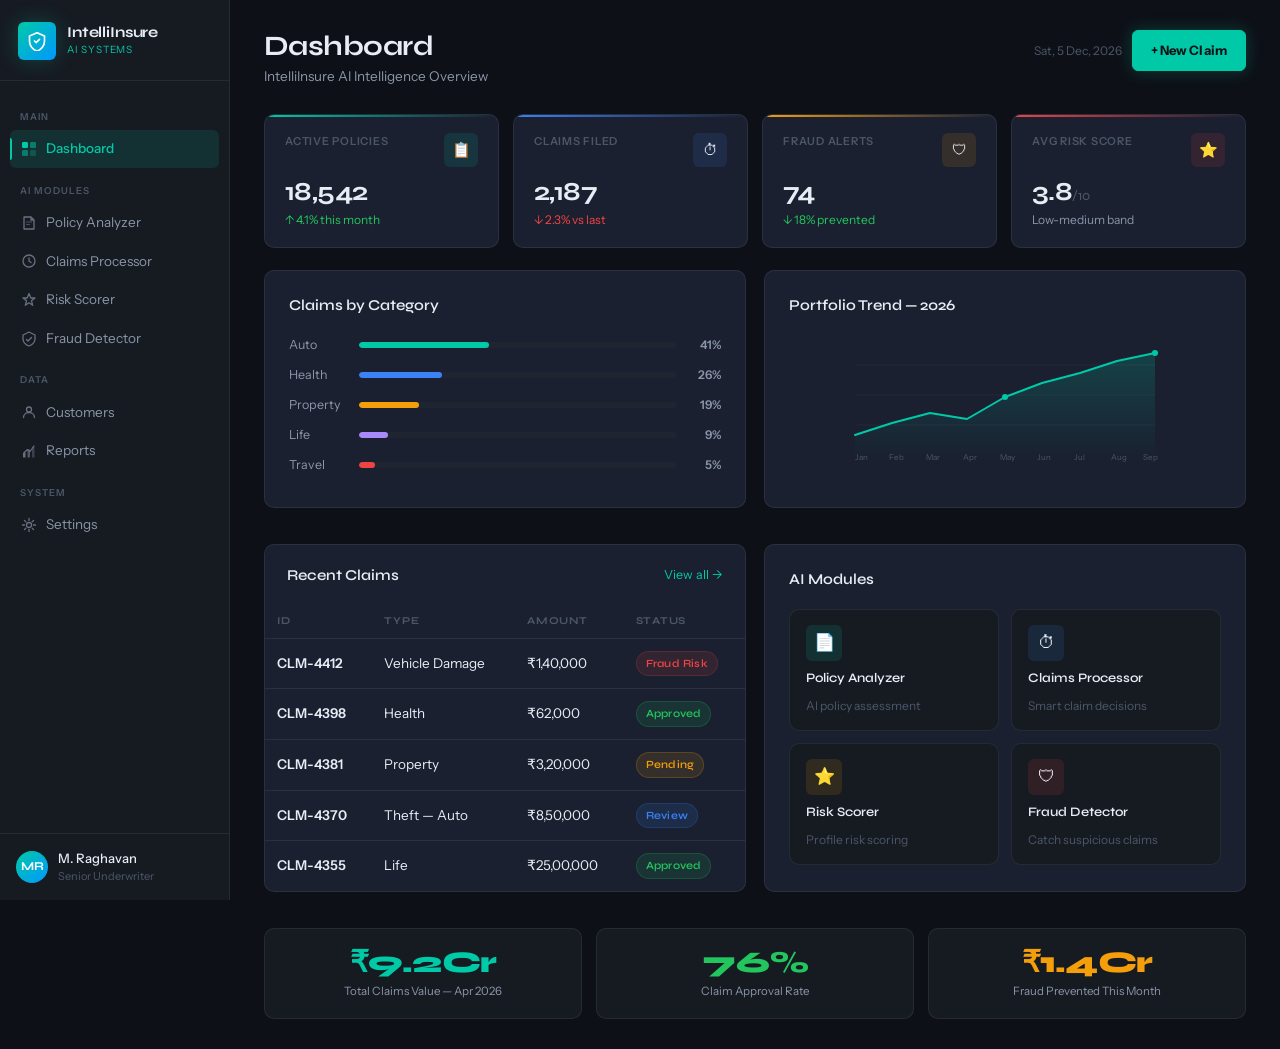
<file: intelliinsure/index.html>
<!DOCTYPE html>
<html lang="en">
<head>
  <meta charset="UTF-8"/>
  <meta name="viewport" content="width=device-width, initial-scale=1.0"/>
  <title>Dashboard — IntelliInsure Systems</title>
  <link rel="stylesheet" href="css/styles.css"/>
</head>
<body>
<div class="shell">
  <script src="js/sidebar.js"></script>
  <script>buildSidebar('');</script>

  <main class="main">
    <div class="ph">
      <div>
        <h1 class="ph-title">Dashboard</h1>
        <p class="ph-sub">IntelliInsure AI Intelligence Overview</p>
      </div>
      <div class="ph-actions">
        <span style="font-size:12px;color:var(--text-muted);" id="today"></span>
        <a href="pages/claims.html" class="btn btn-teal">+ New Claim</a>
      </div>
    </div>

    <!-- Metrics -->
    <div class="metrics-row">
      <div class="mc teal">
        <div class="mc-top">
          <span class="mc-label">Active Policies</span>
          <div class="mc-icon">📋</div>
        </div>
        <div class="mc-val">18,542</div>
        <div class="mc-delta up">↑ 4.1% this month</div>
      </div>
      <div class="mc blue">
        <div class="mc-top">
          <span class="mc-label">Claims Filed</span>
          <div class="mc-icon">⏱</div>
        </div>
        <div class="mc-val">2,187</div>
        <div class="mc-delta dn">↓ 2.3% vs last</div>
      </div>
      <div class="mc amber">
        <div class="mc-top">
          <span class="mc-label">Fraud Alerts</span>
          <div class="mc-icon">🛡</div>
        </div>
        <div class="mc-val">74</div>
        <div class="mc-delta up">↓ 18% prevented</div>
      </div>
      <div class="mc red">
        <div class="mc-top">
          <span class="mc-label">Avg Risk Score</span>
          <div class="mc-icon">⭐</div>
        </div>
        <div class="mc-val">3.8<span style="font-size:14px;font-weight:400;color:var(--text-muted)">/10</span></div>
        <div class="mc-delta neutral">Low-medium band</div>
      </div>
    </div>

    <!-- Charts Row -->
    <div class="col2">
      <div class="card">
        <div class="card-hd"><span class="card-title">Claims by Category</span></div>
        <div class="bar-row"><span class="bar-lbl">Auto</span><div class="bar-track"><div class="bar-fill" data-w="41%" style="background:var(--teal);"></div></div><span class="bar-pct">41%</span></div>
        <div class="bar-row"><span class="bar-lbl">Health</span><div class="bar-track"><div class="bar-fill" data-w="26%" style="background:var(--blue);"></div></div><span class="bar-pct">26%</span></div>
        <div class="bar-row"><span class="bar-lbl">Property</span><div class="bar-track"><div class="bar-fill" data-w="19%" style="background:var(--amber);"></div></div><span class="bar-pct">19%</span></div>
        <div class="bar-row"><span class="bar-lbl">Life</span><div class="bar-track"><div class="bar-fill" data-w="9%" style="background:var(--purple);"></div></div><span class="bar-pct">9%</span></div>
        <div class="bar-row"><span class="bar-lbl">Travel</span><div class="bar-track"><div class="bar-fill" data-w="5%" style="background:var(--red);"></div></div><span class="bar-pct">5%</span></div>
      </div>
      <div class="card">
        <div class="card-hd"><span class="card-title">Portfolio Trend — 2026</span></div>
        <div class="trend-wrap">
          <svg viewBox="0 0 300 130" xmlns="http://www.w3.org/2000/svg" style="width:100%;height:130px;display:block;">
            <defs>
              <linearGradient id="tg" x1="0" y1="0" x2="0" y2="1">
                <stop offset="0%" stop-color="#00c9a7" stop-opacity="0.2"/>
                <stop offset="100%" stop-color="#00c9a7" stop-opacity="0"/>
              </linearGradient>
            </defs>
            <!-- Grid lines -->
            <line x1="0" y1="30" x2="300" y2="30" stroke="rgba(255,255,255,0.04)" stroke-width="1"/>
            <line x1="0" y1="60" x2="300" y2="60" stroke="rgba(255,255,255,0.04)" stroke-width="1"/>
            <line x1="0" y1="90" x2="300" y2="90" stroke="rgba(255,255,255,0.04)" stroke-width="1"/>
            <!-- Area fill -->
            <path d="M0 100 L37 88 L75 78 L112 84 L150 62 L187 48 L225 38 L262 26 L300 18 L300 125 L0 125Z" fill="url(#tg)"/>
            <!-- Line -->
            <path d="M0 100 L37 88 L75 78 L112 84 L150 62 L187 48 L225 38 L262 26 L300 18" fill="none" stroke="#00c9a7" stroke-width="2" stroke-linecap="round" stroke-linejoin="round"/>
            <!-- Dots -->
            <circle cx="150" cy="62" r="3" fill="#00c9a7"/>
            <circle cx="300" cy="18" r="3" fill="#00c9a7"/>
            <!-- Labels -->
            <text x="0"   y="125" font-size="8" fill="#4d5668">Jan</text>
            <text x="34"  y="125" font-size="8" fill="#4d5668">Feb</text>
            <text x="71"  y="125" font-size="8" fill="#4d5668">Mar</text>
            <text x="108" y="125" font-size="8" fill="#4d5668">Apr</text>
            <text x="145" y="125" font-size="8" fill="#4d5668">May</text>
            <text x="182" y="125" font-size="8" fill="#4d5668">Jun</text>
            <text x="219" y="125" font-size="8" fill="#4d5668">Jul</text>
            <text x="256" y="125" font-size="8" fill="#4d5668">Aug</text>
            <text x="288" y="125" font-size="8" fill="#4d5668">Sep</text>
          </svg>
        </div>
      </div>
    </div>

    <!-- Table + Quick Access -->
    <div class="col2">
      <div class="card" style="padding:0;overflow:hidden;">
        <div class="card-hd" style="padding:18px 22px 0;"><span class="card-title">Recent Claims</span><a href="pages/claims.html" class="card-link">View all →</a></div>
        <table class="tbl" style="margin-top:10px;">
          <thead><tr><th>ID</th><th>Type</th><th>Amount</th><th>Status</th></tr></thead>
          <tbody>
            <tr><td style="font-weight:600;">CLM-4412</td><td>Vehicle Damage</td><td>₹1,40,000</td><td><span class="badge b-red">Fraud Risk</span></td></tr>
            <tr><td style="font-weight:600;">CLM-4398</td><td>Health</td><td>₹62,000</td><td><span class="badge b-green">Approved</span></td></tr>
            <tr><td style="font-weight:600;">CLM-4381</td><td>Property</td><td>₹3,20,000</td><td><span class="badge b-amber">Pending</span></td></tr>
            <tr><td style="font-weight:600;">CLM-4370</td><td>Theft — Auto</td><td>₹8,50,000</td><td><span class="badge b-blue">Review</span></td></tr>
            <tr><td style="font-weight:600;">CLM-4355</td><td>Life</td><td>₹25,00,000</td><td><span class="badge b-green">Approved</span></td></tr>
          </tbody>
        </table>
      </div>
      <div class="card">
        <div class="card-hd"><span class="card-title">AI Modules</span></div>
        <div class="module-grid">
          <a href="pages/policy.html" class="mod-card">
            <div class="mod-icon" style="background:var(--teal-dim);">📄</div>
            <div class="mod-name">Policy Analyzer</div>
            <div class="mod-desc">AI policy assessment</div>
          </a>
          <a href="pages/claims.html" class="mod-card">
            <div class="mod-icon" style="background:var(--blue-dim);">⏱</div>
            <div class="mod-name">Claims Processor</div>
            <div class="mod-desc">Smart claim decisions</div>
          </a>
          <a href="pages/risk.html" class="mod-card">
            <div class="mod-icon" style="background:var(--amber-dim);">⭐</div>
            <div class="mod-name">Risk Scorer</div>
            <div class="mod-desc">Profile risk scoring</div>
          </a>
          <a href="pages/fraud.html" class="mod-card">
            <div class="mod-icon" style="background:var(--red-dim);">🛡</div>
            <div class="mod-name">Fraud Detector</div>
            <div class="mod-desc">Catch suspicious claims</div>
          </a>
        </div>
      </div>
    </div>

    <!-- KPI row -->
    <div class="stat-trio">
      <div class="stat-box">
        <div class="stat-val" style="color:var(--teal);">₹9.2Cr</div>
        <div class="stat-lbl">Total Claims Value — Apr 2026</div>
      </div>
      <div class="stat-box">
        <div class="stat-val" style="color:var(--green);">76%</div>
        <div class="stat-lbl">Claim Approval Rate</div>
      </div>
      <div class="stat-box">
        <div class="stat-val" style="color:var(--amber);">₹1.4Cr</div>
        <div class="stat-lbl">Fraud Prevented This Month</div>
      </div>
    </div>
  </main>
</div>
<script src="js/app.js"></script>
</body>
</html>
</file>
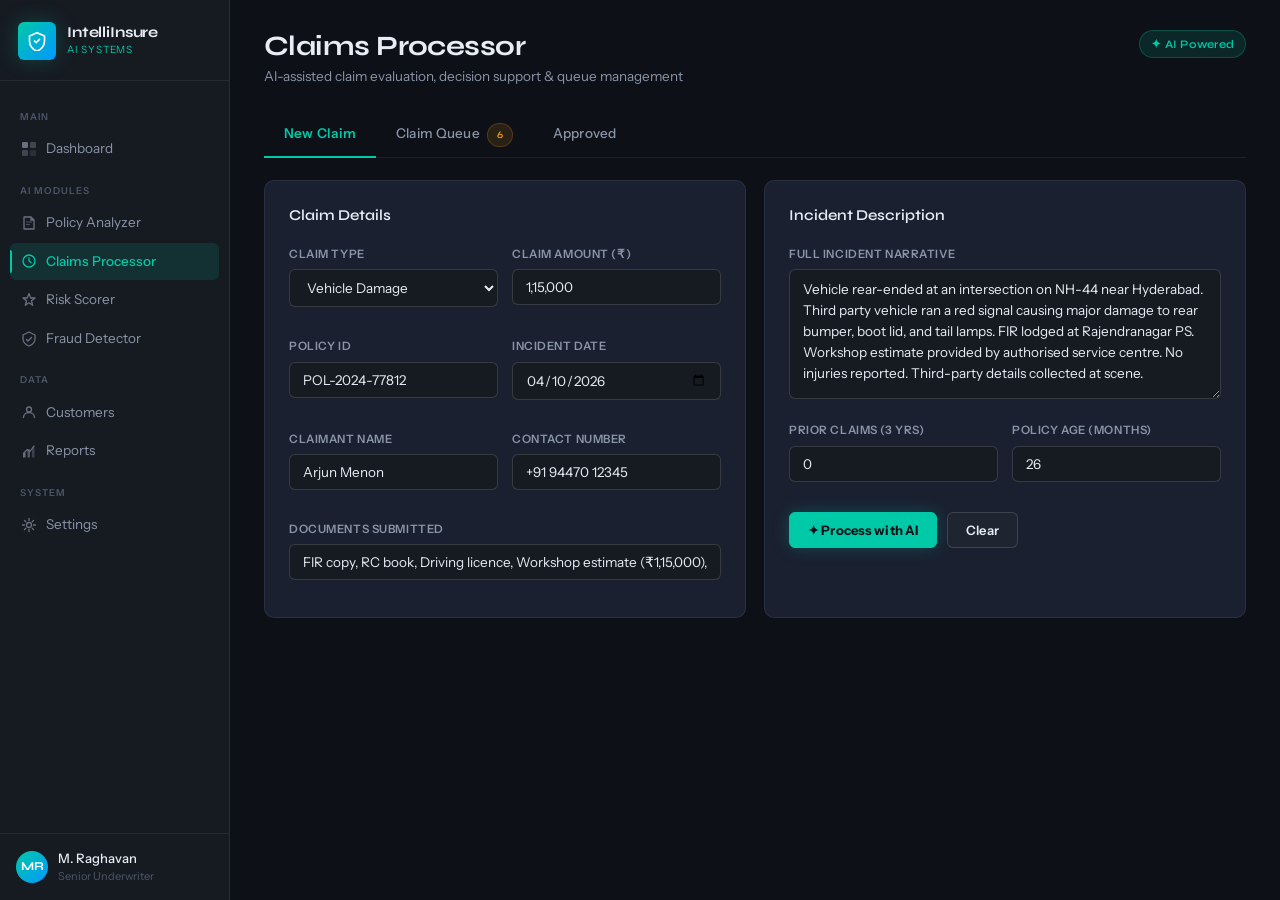
<file: intelliinsure/pages/claims.html>
<!DOCTYPE html>
<html lang="en">
<head>
  <meta charset="UTF-8"/>
  <meta name="viewport" content="width=device-width, initial-scale=1.0"/>
  <title>Claims Processor — IntelliInsure</title>
  <link rel="stylesheet" href="../css/styles.css"/>
</head>
<body>
<div class="shell">
  <script src="../js/sidebar.js"></script>
  <script>buildSidebar('../');</script>

  <main class="main">
    <div class="ph">
      <div>
        <h1 class="ph-title">Claims Processor</h1>
        <p class="ph-sub">AI-assisted claim evaluation, decision support &amp; queue management</p>
      </div>
      <span class="ai-chip">✦ AI Powered</span>
    </div>

    <div class="tabs">
      <div class="tab active" onclick="sw('new',this)">New Claim</div>
      <div class="tab" onclick="sw('queue',this)">Claim Queue <span class="badge b-amber" style="margin-left:4px;font-size:10px;">6</span></div>
      <div class="tab" onclick="sw('approved',this)">Approved</div>
    </div>

    <!-- New Claim -->
    <div id="t-new">
      <div class="col2">
        <div class="card">
          <div class="card-hd"><span class="card-title">Claim Details</span></div>
          <div class="fg2">
            <div class="fg">
              <label>Claim Type</label>
              <select id="c-type">
                <option>Vehicle Damage</option><option>Medical Expense</option>
                <option>Property Damage</option><option>Vehicle Theft</option>
                <option>Natural Disaster</option><option>Personal Accident</option>
                <option>Critical Illness</option><option>Life Claim</option>
              </select>
            </div>
            <div class="fg">
              <label>Claim Amount (₹)</label>
              <input type="text" id="c-amount" value="1,15,000"/>
            </div>
          </div>
          <div class="fg2">
            <div class="fg"><label>Policy ID</label><input type="text" id="c-pid" value="POL-2024-77812"/></div>
            <div class="fg"><label>Incident Date</label><input type="date" id="c-date" value="2026-04-10"/></div>
          </div>
          <div class="fg2">
            <div class="fg"><label>Claimant Name</label><input type="text" id="c-name" value="Arjun Menon"/></div>
            <div class="fg"><label>Contact Number</label><input type="tel" id="c-phone" value="+91 94470 12345"/></div>
          </div>
          <div class="fg">
            <label>Documents Submitted</label>
            <input type="text" id="c-docs" value="FIR copy, RC book, Driving licence, Workshop estimate (₹1,15,000), Photos"/>
          </div>
        </div>

        <div class="card">
          <div class="card-hd"><span class="card-title">Incident Description</span></div>
          <div class="fg">
            <label>Full Incident Narrative</label>
            <textarea id="c-desc" style="min-height:130px;">Vehicle rear-ended at an intersection on NH-44 near Hyderabad. Third party vehicle ran a red signal causing major damage to rear bumper, boot lid, and tail lamps. FIR lodged at Rajendranagar PS. Workshop estimate provided by authorised service centre. No injuries reported. Third-party details collected at scene.</textarea>
          </div>
          <div class="fg2">
            <div class="fg">
              <label>Prior Claims (3 yrs)</label>
              <input type="number" id="c-prior" value="0" min="0"/>
            </div>
            <div class="fg">
              <label>Policy Age (months)</label>
              <input type="number" id="c-page" value="26" min="0"/>
            </div>
          </div>
          <div style="display:flex;gap:10px;align-items:center;flex-wrap:wrap;">
            <button class="btn btn-teal" onclick="processClaim()">✦ Process with AI</button>
            <button class="btn" onclick="clearClaim()">Clear</button>
            <div class="loading-row" id="c-load"><span class="spinner"></span>Evaluating claim…</div>
          </div>
        </div>
      </div>

      <div id="c-result-wrap" class="card" style="display:none;">
        <div class="card-hd">
          <span class="card-title">AI Claim Decision</span>
          <div style="display:flex;gap:8px;">
            <span id="c-decision-badge" class="badge"></span>
            <button class="btn btn-sm" onclick="copyEl('c-result')">Copy</button>
          </div>
        </div>
        <div class="result-box" id="c-result"></div>
      </div>
    </div>

    <!-- Queue -->
    <div id="t-queue" style="display:none;">
      <div class="card" style="padding:0;overflow:hidden;">
        <table class="tbl">
          <thead>
            <tr><th style="padding:14px 14px;">ID</th><th>Claimant</th><th>Type</th><th>Amount</th><th>Filed</th><th>Status</th><th>Action</th></tr>
          </thead>
          <tbody>
            <tr>
              <td style="padding:12px 14px;font-weight:700;">CLM-4412</td>
              <td>Vikram Sethi</td><td>Vehicle Damage</td><td>₹1,40,000</td><td>Apr 18</td>
              <td><span class="badge b-red">Fraud Risk</span></td>
              <td><button class="btn btn-sm" onclick="loadQ('CLM-4412','Vehicle Damage','1,40,000','Vikram Sethi','Third collision claim in 14 months. Damage photos inconsistent with described impact. Repair shop flagged as previously involved in inflated estimates.',2,8)">Load</button></td>
            </tr>
            <tr>
              <td style="padding:12px 14px;font-weight:700;">CLM-4398</td>
              <td>Deepika Rao</td><td>Health</td><td>₹62,000</td><td>Apr 16</td>
              <td><span class="badge b-amber">Pending</span></td>
              <td><button class="btn btn-sm" onclick="loadQ('CLM-4398','Medical Expense','62,000','Deepika Rao','Hospitalisation for 5 days — appendectomy. Discharge summary and bills attached. First-time claimant. Policy active for 3 years.',0,36)">Load</button></td>
            </tr>
            <tr>
              <td style="padding:12px 14px;font-weight:700;">CLM-4381</td>
              <td>Santhosh Kumar</td><td>Property</td><td>₹3,20,000</td><td>Apr 12</td>
              <td><span class="badge b-blue">Review</span></td>
              <td><button class="btn btn-sm" onclick="loadQ('CLM-4381','Property Damage','3,20,000','Santhosh Kumar','Roof damage caused by cyclone Asna. Municipal disaster declaration available. Survey report from licensed surveyor attached.',0,18)">Load</button></td>
            </tr>
            <tr>
              <td style="padding:12px 14px;font-weight:700;">CLM-4370</td>
              <td>Preethi Varma</td><td>Vehicle Theft</td><td>₹8,50,000</td><td>Apr 8</td>
              <td><span class="badge b-blue">Review</span></td>
              <td><button class="btn btn-sm" onclick="loadQ('CLM-4370','Vehicle Theft','8,50,000','Preethi Varma','High-value sedan reported stolen from apartment parking. Police NCB filed. Second theft claim in 4 years on different vehicles.',1,22)">Load</button></td>
            </tr>
            <tr>
              <td style="padding:12px 14px;font-weight:700;">CLM-4355</td>
              <td>Rajan Pillai</td><td>Life</td><td>₹25,00,000</td><td>Apr 4</td>
              <td><span class="badge b-amber">Pending</span></td>
              <td><button class="btn btn-sm" onclick="loadQ('CLM-4355','Life Claim','25,00,000','Rajan Pillai','Death claim submitted by nominee. Policy 7 years old. Death due to cardiac arrest. Death certificate and medical records submitted.',0,84)">Load</button></td>
            </tr>
            <tr>
              <td style="padding:12px 14px;font-weight:700;">CLM-4340</td>
              <td>Ananya Mishra</td><td>Personal Accident</td><td>₹4,00,000</td><td>Mar 29</td>
              <td><span class="badge b-amber">Pending</span></td>
              <td><button class="btn btn-sm" onclick="loadQ('CLM-4340','Personal Accident','4,00,000','Ananya Mishra','Permanent partial disability (40%) following road accident. Orthopaedic surgeon certificate attached. Disability assessed at government hospital.',0,15)">Load</button></td>
            </tr>
          </tbody>
        </table>
      </div>
    </div>

    <!-- Approved -->
    <div id="t-approved" style="display:none;">
      <div class="card" style="padding:0;overflow:hidden;">
        <table class="tbl">
          <thead>
            <tr><th style="padding:14px 14px;">ID</th><th>Claimant</th><th>Type</th><th>Amount</th><th>Approved</th><th>Payout</th></tr>
          </thead>
          <tbody>
            <tr><td style="padding:12px 14px;font-weight:700;">CLM-4310</td><td>Suresh Babu</td><td>Health</td><td>₹38,000</td><td>Apr 15</td><td><span class="badge b-green">₹36,500</span></td></tr>
            <tr><td style="padding:12px 14px;font-weight:700;">CLM-4295</td><td>Geetha Nair</td><td>Vehicle Damage</td><td>₹72,000</td><td>Apr 13</td><td><span class="badge b-green">₹68,000</span></td></tr>
            <tr><td style="padding:12px 14px;font-weight:700;">CLM-4280</td><td>Mohan Sharma</td><td>Property</td><td>₹1,10,000</td><td>Apr 11</td><td><span class="badge b-green">₹1,04,000</span></td></tr>
            <tr><td style="padding:12px 14px;font-weight:700;">CLM-4261</td><td>Lakshmi Iyer</td><td>Health</td><td>₹2,20,000</td><td>Apr 8</td><td><span class="badge b-green">₹2,20,000</span></td></tr>
          </tbody>
        </table>
      </div>
    </div>
  </main>
</div>

<script src="../js/app.js"></script>
<script>
function sw(tab, el) {
  document.querySelectorAll('.tab').forEach(t => t.classList.remove('active'));
  el.classList.add('active');
  ['new','queue','approved'].forEach(id => {
    document.getElementById('t-'+id).style.display = id===tab ? 'block' : 'none';
  });
}

async function processClaim() {
  const v = id => document.getElementById(id).value;
  if (!v('c-desc').trim()) { toast('Please add incident description.','err'); return; }
  setLoad('c-load', true);
  document.getElementById('c-result-wrap').style.display = 'none';
  try {
    const result = await ai(
      `Evaluate this insurance claim and provide a structured decision:\n\nClaim Type: ${v('c-type')}\nAmount Claimed: ₹${v('c-amount')}\nPolicy ID: ${v('c-pid')}\nIncident Date: ${v('c-date')}\nClaimant: ${v('c-name')} | ${v('c-phone')}\nDocuments: ${v('c-docs')}\nPrior Claims (3 yrs): ${v('c-prior')}\nPolicy Age: ${v('c-page')} months\n\nIncident Description:\n${v('c-desc')}\n\nProvide a structured claim decision:\n\n▸ DECISION\n  • Recommendation: Approve / Reject / Investigate / Partial Approve\n  • Confidence: High / Medium / Low\n\n▸ FRAUD RISK ASSESSMENT\n  • Risk Level: Low / Medium / High / Very High\n  • Key indicators observed\n\n▸ PAYOUT RECOMMENDATION\n  • Suggested payout amount (if approvable): ₹\n  • Deductions or conditions\n\n▸ JUSTIFICATION\n  • 4 key reasons for the decision\n\n▸ NEXT ACTIONS\n  • Immediate steps required\n\nBe decisive and professional. Indian insurance context.`,
      'You are a senior claims adjuster with expertise in the Indian non-life insurance sector. Make clear, well-reasoned decisions.'
    );
    const lower = result.toLowerCase();
    const badge = document.getElementById('c-decision-badge');
    if (lower.includes('approve') && !lower.includes('reject')) {
      badge.textContent = '✓ Approve Recommended'; badge.className = 'badge b-green';
    } else if (lower.includes('reject')) {
      badge.textContent = '✗ Rejection Flagged'; badge.className = 'badge b-red';
    } else {
      badge.textContent = '⚠ Investigation Required'; badge.className = 'badge b-amber';
    }
    document.getElementById('c-result').textContent = result;
    document.getElementById('c-result-wrap').style.display = 'block';
    toast('Claim processed!');
  } catch(e) { toast('Failed: '+e.message,'err'); }
  finally { setLoad('c-load',false); }
}

function loadQ(id,type,amount,name,desc,prior,page) {
  sw('new', document.querySelectorAll('.tab')[0]);
  document.getElementById('c-pid').value = id;
  document.getElementById('c-name').value = name;
  document.getElementById('c-amount').value = amount;
  document.getElementById('c-desc').value = desc;
  document.getElementById('c-prior').value = prior;
  document.getElementById('c-page').value = page;
  // set select
  const sel = document.getElementById('c-type');
  for(let o of sel.options) if(o.value===type){sel.value=type;break;}
  window.scrollTo({top:0,behavior:'smooth'});
  toast('Claim '+id+' loaded.');
}

function clearClaim() {
  document.getElementById('c-desc').value = '';
  document.getElementById('c-result-wrap').style.display = 'none';
}
</script>
</body>
</html>
</file>
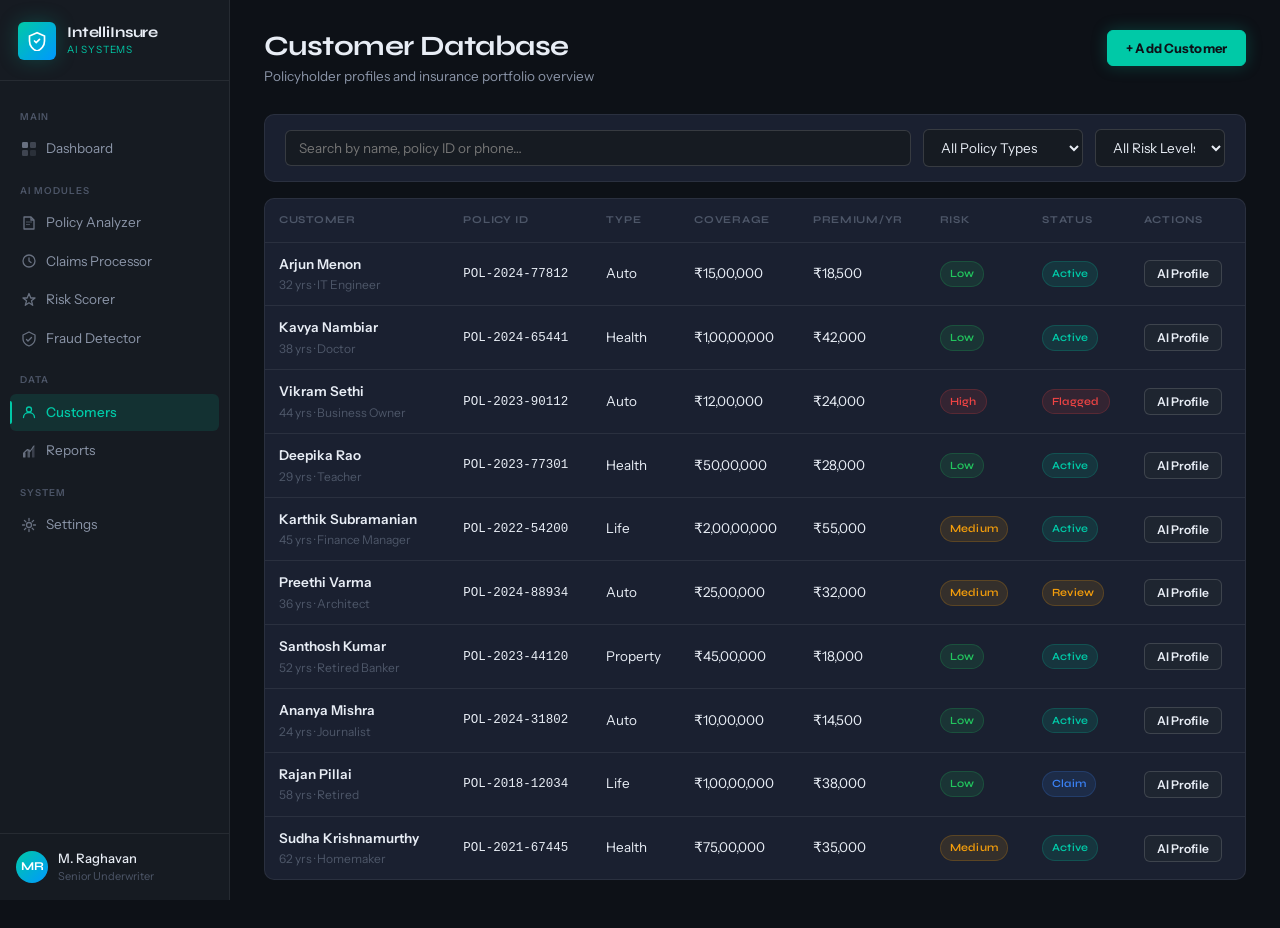
<file: intelliinsure/pages/customers.html>
<!DOCTYPE html>
<html lang="en">
<head>
  <meta charset="UTF-8"/>
  <meta name="viewport" content="width=device-width, initial-scale=1.0"/>
  <title>Customers — IntelliInsure</title>
  <link rel="stylesheet" href="../css/styles.css"/>
</head>
<body>
<div class="shell">
  <script src="../js/sidebar.js"></script>
  <script>buildSidebar('../');</script>

  <main class="main">
    <div class="ph">
      <div><h1 class="ph-title">Customer Database</h1><p class="ph-sub">Policyholder profiles and insurance portfolio overview</p></div>
      <button class="btn btn-teal">+ Add Customer</button>
    </div>

    <!-- Search & Filter bar -->
    <div class="card" style="padding:14px 20px;margin-bottom:16px;">
      <div style="display:flex;gap:12px;align-items:center;flex-wrap:wrap;">
        <input type="text" id="search" placeholder="Search by name, policy ID or phone…" style="flex:1;min-width:200px;" oninput="filterTable()"/>
        <select id="filter-type" onchange="filterTable()" style="width:160px;">
          <option value="">All Policy Types</option>
          <option>Auto</option><option>Health</option><option>Life</option><option>Property</option>
        </select>
        <select id="filter-risk" onchange="filterTable()" style="width:130px;">
          <option value="">All Risk Levels</option>
          <option>Low</option><option>Medium</option><option>High</option>
        </select>
      </div>
    </div>

    <div class="card" style="padding:0;overflow:hidden;">
      <table class="tbl" id="cust-table">
        <thead>
          <tr>
            <th style="padding:13px 14px;">Customer</th>
            <th>Policy ID</th>
            <th>Type</th>
            <th>Coverage</th>
            <th>Premium/yr</th>
            <th>Risk</th>
            <th>Status</th>
            <th>Actions</th>
          </tr>
        </thead>
        <tbody id="cust-body">
          <!-- Populated by JS -->
        </tbody>
      </table>
    </div>

    <!-- Customer AI Profile -->
    <div id="profile-wrap" class="card" style="display:none;">
      <div class="card-hd">
        <span class="card-title" id="profile-title">Customer AI Profile</span>
        <div style="display:flex;gap:8px;">
          <span class="ai-chip">✦ AI Generated</span>
          <button class="btn btn-sm" onclick="document.getElementById('profile-wrap').style.display='none'">Close</button>
        </div>
      </div>
      <div class="loading-row" id="p-load" style="margin-bottom:10px;"><span class="spinner"></span>Generating profile…</div>
      <div class="result-box" id="profile-result" style="display:none;"></div>
    </div>
  </main>
</div>

<script src="../js/app.js"></script>
<script>
const CUSTOMERS = [
  { name:'Arjun Menon',        id:'POL-2024-77812', type:'Auto',     cover:'₹15,00,000', prem:'₹18,500', risk:'Low',    status:'Active',   age:32, occ:'IT Engineer',       claims:0 },
  { name:'Kavya Nambiar',      id:'POL-2024-65441', type:'Health',   cover:'₹1,00,00,000',prem:'₹42,000',risk:'Low',    status:'Active',   age:38, occ:'Doctor',             claims:1 },
  { name:'Vikram Sethi',       id:'POL-2023-90112', type:'Auto',     cover:'₹12,00,000', prem:'₹24,000', risk:'High',   status:'Flagged',  age:44, occ:'Business Owner',     claims:3 },
  { name:'Deepika Rao',        id:'POL-2023-77301', type:'Health',   cover:'₹50,00,000', prem:'₹28,000', risk:'Low',    status:'Active',   age:29, occ:'Teacher',            claims:1 },
  { name:'Karthik Subramanian',id:'POL-2022-54200', type:'Life',     cover:'₹2,00,00,000',prem:'₹55,000',risk:'Medium', status:'Active',   age:45, occ:'Finance Manager',   claims:0 },
  { name:'Preethi Varma',      id:'POL-2024-88934', type:'Auto',     cover:'₹25,00,000', prem:'₹32,000', risk:'Medium', status:'Review',   age:36, occ:'Architect',          claims:1 },
  { name:'Santhosh Kumar',     id:'POL-2023-44120', type:'Property', cover:'₹45,00,000', prem:'₹18,000', risk:'Low',    status:'Active',   age:52, occ:'Retired Banker',     claims:0 },
  { name:'Ananya Mishra',      id:'POL-2024-31802', type:'Auto',     cover:'₹10,00,000', prem:'₹14,500', risk:'Low',    status:'Active',   age:24, occ:'Journalist',         claims:0 },
  { name:'Rajan Pillai',       id:'POL-2018-12034', type:'Life',     cover:'₹1,00,00,000',prem:'₹38,000',risk:'Low',    status:'Claim',    age:58, occ:'Retired',            claims:0 },
  { name:'Sudha Krishnamurthy',id:'POL-2021-67445', type:'Health',   cover:'₹75,00,000', prem:'₹35,000', risk:'Medium', status:'Active',   age:62, occ:'Homemaker',          claims:2 },
];

function riskBadge(r) {
  if (r==='Low')    return '<span class="badge b-green">Low</span>';
  if (r==='Medium') return '<span class="badge b-amber">Medium</span>';
  if (r==='High')   return '<span class="badge b-red">High</span>';
  return r;
}
function statusBadge(s) {
  const map = { Active:'b-teal', Flagged:'b-red', Review:'b-amber', Claim:'b-blue' };
  return `<span class="badge ${map[s]||'b-teal'}">${s}</span>`;
}

function renderTable(data) {
  const body = document.getElementById('cust-body');
  body.innerHTML = data.map(c => `
    <tr>
      <td style="padding:11px 14px;">
        <div style="font-weight:600;">${c.name}</div>
        <div style="font-size:12px;color:var(--text-muted);">${c.age} yrs · ${c.occ}</div>
      </td>
      <td style="font-family:monospace;font-size:12.5px;">${c.id}</td>
      <td>${c.type}</td>
      <td>${c.cover}</td>
      <td>${c.prem}</td>
      <td>${riskBadge(c.risk)}</td>
      <td>${statusBadge(c.status)}</td>
      <td>
        <button class="btn btn-sm" onclick='viewProfile(${JSON.stringify(c)})'>AI Profile</button>
      </td>
    </tr>
  `).join('');
}

function filterTable() {
  const q = document.getElementById('search').value.toLowerCase();
  const type = document.getElementById('filter-type').value;
  const risk = document.getElementById('filter-risk').value;
  renderTable(CUSTOMERS.filter(c =>
    (!q || c.name.toLowerCase().includes(q) || c.id.toLowerCase().includes(q)) &&
    (!type || c.type === type) &&
    (!risk || c.risk === risk)
  ));
}

renderTable(CUSTOMERS);

async function viewProfile(c) {
  document.getElementById('profile-title').textContent = c.name + ' — AI Profile';
  document.getElementById('profile-wrap').style.display = 'block';
  document.getElementById('profile-result').style.display = 'none';
  setLoad('p-load', true);
  document.getElementById('profile-wrap').scrollIntoView({behavior:'smooth'});
  try {
    const result = await ai(
      `Generate a concise AI customer profile for an insurance company:\n\nName: ${c.name}\nAge: ${c.age} | Occupation: ${c.occ}\nPolicy Type: ${c.type}\nPolicy ID: ${c.id}\nCoverage: ${c.cover}\nAnnual Premium: ${c.prem}\nRisk Level: ${c.risk}\nStatus: ${c.status}\nClaims Filed (3 yrs): ${c.claims}\n\nProvide:\n\n▸ CUSTOMER OVERVIEW\n  • Profile summary (2 sentences)\n\n▸ RISK PROFILE\n  • Key risk factors and positives\n\n▸ POLICY ASSESSMENT\n  • Is coverage adequate for profile?\n  • Cross-sell / upsell opportunities\n\n▸ RELATIONSHIP SCORE\n  • Loyalty level: [New/Developing/Stable/Loyal/Strategic]\n  • Retention risk: [Low/Medium/High]\n\n▸ RECOMMENDED ACTIONS\n  • 2–3 specific actions for the account manager\n\nBe concise and actionable.`,
      'You are an insurance customer relationship AI helping underwriters and account managers understand customer profiles.'
    );
    document.getElementById('profile-result').textContent = result;
    document.getElementById('profile-result').style.display = 'block';
    toast('Profile generated!');
  } catch(e) { toast('Failed: '+e.message,'err'); }
  finally { setLoad('p-load',false); }
}
</script>
</body>
</html>
</file>
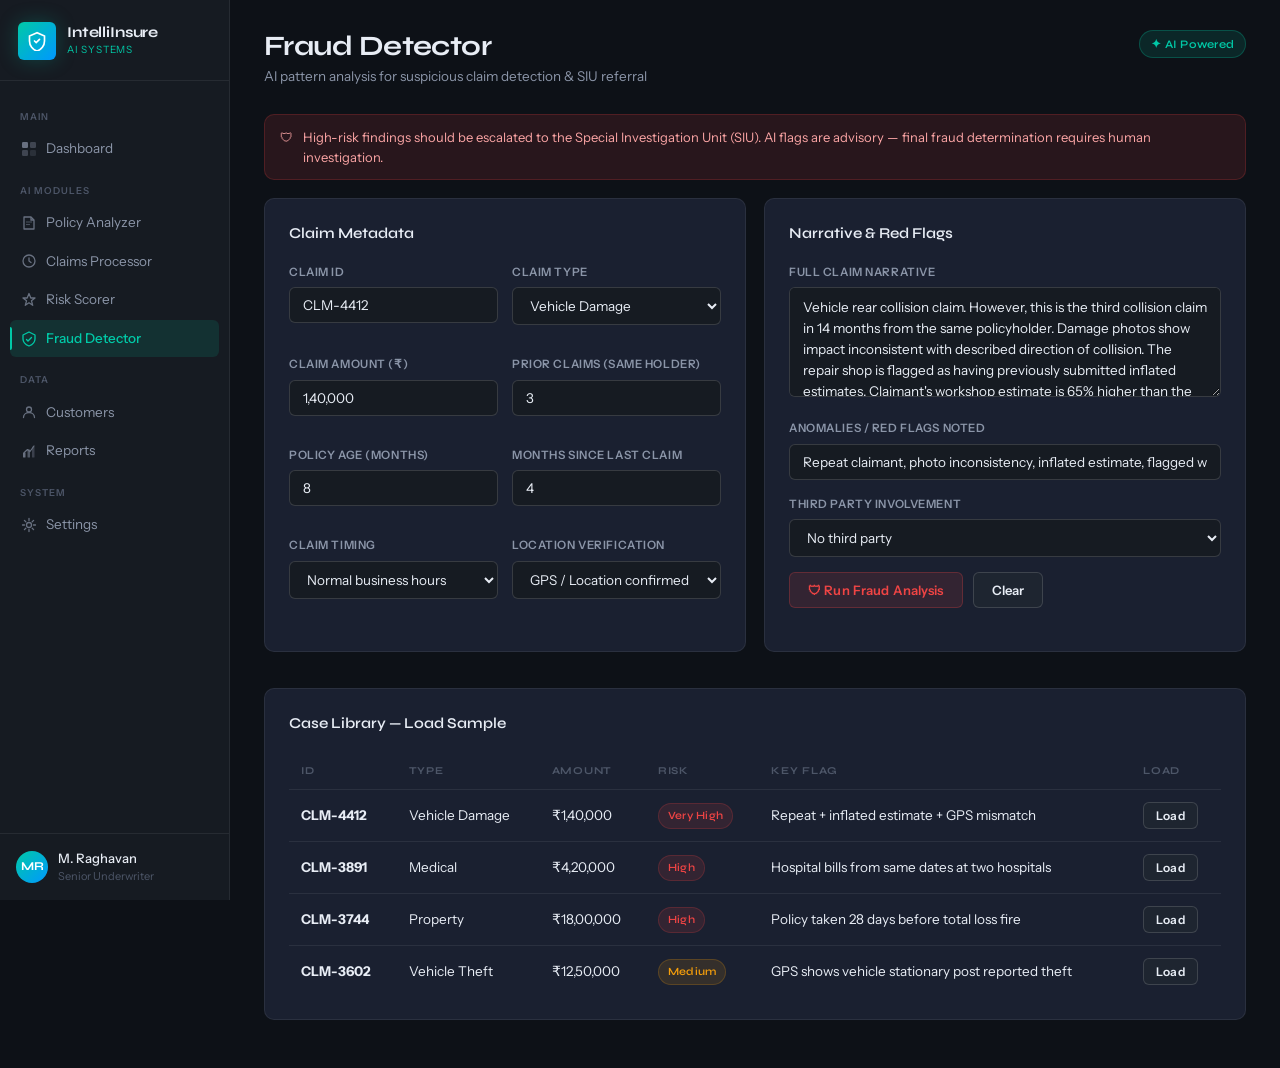
<file: intelliinsure/pages/fraud.html>
<!DOCTYPE html>
<html lang="en">
<head>
  <meta charset="UTF-8"/>
  <meta name="viewport" content="width=device-width, initial-scale=1.0"/>
  <title>Fraud Detector — IntelliInsure</title>
  <link rel="stylesheet" href="../css/styles.css"/>
</head>
<body>
<div class="shell">
  <script src="../js/sidebar.js"></script>
  <script>buildSidebar('../');</script>

  <main class="main">
    <div class="ph">
      <div>
        <h1 class="ph-title">Fraud Detector</h1>
        <p class="ph-sub">AI pattern analysis for suspicious claim detection &amp; SIU referral</p>
      </div>
      <span class="ai-chip">✦ AI Powered</span>
    </div>

    <div class="info-box ib-danger">
      <span>🛡</span>
      <span>High-risk findings should be escalated to the Special Investigation Unit (SIU). AI flags are advisory — final fraud determination requires human investigation.</span>
    </div>

    <div class="col2">
      <div class="card">
        <div class="card-hd"><span class="card-title">Claim Metadata</span></div>
        <div class="fg2">
          <div class="fg"><label>Claim ID</label><input type="text" id="f-id" value="CLM-4412"/></div>
          <div class="fg">
            <label>Claim Type</label>
            <select id="f-type">
              <option>Vehicle Damage</option><option>Medical Expense</option>
              <option>Property Damage</option><option>Vehicle Theft</option>
              <option>Natural Disaster</option><option>Personal Accident</option>
            </select>
          </div>
        </div>
        <div class="fg2">
          <div class="fg"><label>Claim Amount (₹)</label><input type="text" id="f-amount" value="1,40,000"/></div>
          <div class="fg"><label>Prior Claims (same holder)</label><input type="number" id="f-prior" value="3" min="0"/></div>
        </div>
        <div class="fg2">
          <div class="fg"><label>Policy Age (months)</label><input type="number" id="f-page" value="8" min="0"/></div>
          <div class="fg"><label>Months Since Last Claim</label><input type="number" id="f-lastclm" value="4" min="0"/></div>
        </div>
        <div class="fg2">
          <div class="fg">
            <label>Claim Timing</label>
            <select id="f-timing">
              <option>Normal business hours</option>
              <option>Late night / Early morning</option>
              <option>Weekend / Holiday</option>
              <option>Just before policy renewal</option>
              <option>Shortly after policy start</option>
            </select>
          </div>
          <div class="fg">
            <label>Location Verification</label>
            <select id="f-loc">
              <option>GPS / Location confirmed</option>
              <option>GPS mismatch detected</option>
              <option>Location unverifiable</option>
              <option>No GPS data available</option>
            </select>
          </div>
        </div>
      </div>

      <div class="card">
        <div class="card-hd"><span class="card-title">Narrative &amp; Red Flags</span></div>
        <div class="fg">
          <label>Full Claim Narrative</label>
          <textarea id="f-text" style="min-height:110px;">Vehicle rear collision claim. However, this is the third collision claim in 14 months from the same policyholder. Damage photos show impact inconsistent with described direction of collision. The repair shop is flagged as having previously submitted inflated estimates. Claimant's workshop estimate is 65% higher than the insurer's surveyor's independent assessment.</textarea>
        </div>
        <div class="fg">
          <label>Anomalies / Red Flags Noted</label>
          <input type="text" id="f-flags" value="Repeat claimant, photo inconsistency, inflated estimate, flagged workshop"/>
        </div>
        <div class="fg">
          <label>Third Party Involvement</label>
          <select id="f-tp">
            <option>No third party</option>
            <option>Third party verified</option>
            <option>Third party uncontactable</option>
            <option>Third party is acquaintance</option>
          </select>
        </div>
        <div style="display:flex;gap:10px;align-items:center;flex-wrap:wrap;margin-top:6px;">
          <button class="btn btn-danger" onclick="detectFraud()">🛡 Run Fraud Analysis</button>
          <button class="btn" onclick="clearFraud()">Clear</button>
          <div class="loading-row" id="f-load"><span class="spinner"></span>Scanning for fraud signals…</div>
        </div>
      </div>
    </div>

    <!-- Result -->
    <div id="f-result-wrap" class="card" style="display:none;">
      <div class="card-hd">
        <span class="card-title">Fraud Analysis Result</span>
        <div style="display:flex;gap:8px;align-items:center;">
          <span id="f-badge" class="badge"></span>
          <button class="btn btn-sm" onclick="copyEl('f-result')">Copy</button>
        </div>
      </div>
      <div class="result-box" id="f-result"></div>
    </div>

    <!-- Case Library -->
    <div class="card">
      <div class="card-hd"><span class="card-title">Case Library — Load Sample</span></div>
      <table class="tbl">
        <thead>
          <tr><th style="padding:10px 12px;">ID</th><th>Type</th><th>Amount</th><th>Risk</th><th>Key Flag</th><th>Load</th></tr>
        </thead>
        <tbody>
          <tr>
            <td style="padding:10px 12px;font-weight:700;">CLM-4412</td>
            <td>Vehicle Damage</td><td>₹1,40,000</td>
            <td><span class="badge b-red">Very High</span></td>
            <td>Repeat + inflated estimate + GPS mismatch</td>
            <td><button class="btn btn-sm" onclick="load('CLM-4412','Vehicle Damage','1,40,000',3,8,4,'Shortly after policy start','GPS mismatch detected','Vehicle rear collision claim. Third collision in 14 months. Damage photos inconsistent with described impact direction. Workshop flagged for inflated estimates. Surveyor assessment 65% lower.','Repeat claimant, photo inconsistency, inflated estimate, flagged workshop','Third party uncontactable')">Load</button></td>
          </tr>
          <tr>
            <td style="padding:10px 12px;font-weight:700;">CLM-3891</td>
            <td>Medical</td><td>₹4,20,000</td>
            <td><span class="badge b-red">High</span></td>
            <td>Hospital bills from same dates at two hospitals</td>
            <td><button class="btn btn-sm" onclick="load('CLM-3891','Medical Expense','4,20,000',2,18,6,'Normal business hours','Location unverifiable','Patient claims 14-day hospitalisation but discharge summary shows 3 days. Invoices from two different hospitals for overlapping dates. Diagnosis codes differ across documents. Doctor signature inconsistency flagged by internal reviewer.','Overlapping hospital records, discharge mismatch, duplicate billing','No third party')">Load</button></td>
          </tr>
          <tr>
            <td style="padding:10px 12px;font-weight:700;">CLM-3744</td>
            <td>Property</td><td>₹18,00,000</td>
            <td><span class="badge b-red">High</span></td>
            <td>Policy taken 28 days before total loss fire</td>
            <td><button class="btn btn-sm" onclick="load('CLM-3744','Property Damage','18,00,000',0,1,1,'Shortly after policy start','Location unverifiable','Total property loss from fire reported. Policy taken just 28 days prior. Fire department found no accelerant but reported the fire started simultaneously at two separate points. Neighbours report no fire. Market value of property significantly lower than insured value.','New policy, suspicious fire origin, overvaluation','No third party')">Load</button></td>
          </tr>
          <tr>
            <td style="padding:10px 12px;font-weight:700;">CLM-3602</td>
            <td>Vehicle Theft</td><td>₹12,50,000</td>
            <td><span class="badge b-amber">Medium</span></td>
            <td>GPS shows vehicle stationary post reported theft</td>
            <td><button class="btn btn-sm" onclick="load('CLM-3602','Vehicle Theft','12,50,000',1,14,8,'Late night / Early morning','GPS mismatch detected','Luxury SUV reported stolen at 2 AM. GPS tracker shows vehicle stationary in same location for 72 hours after reported theft date. FIR lodged but police unable to trace recovery. This is the second theft claim for the same policyholder in 4 years on different vehicles.','GPS anomaly, FIR timing inconsistency','No third party')">Load</button></td>
          </tr>
        </tbody>
      </table>
    </div>
  </main>
</div>

<script src="../js/app.js"></script>
<script>
async function detectFraud() {
  const v = id => document.getElementById(id).value;
  if (!v('f-text').trim()) { toast('Add claim narrative.','err'); return; }
  setLoad('f-load',true);
  document.getElementById('f-result-wrap').style.display = 'none';
  try {
    const result = await ai(
      `Analyse this insurance claim for fraud indicators:\n\nClaim ID: ${v('f-id')}\nClaim Type: ${v('f-type')}\nAmount: ₹${v('f-amount')}\nPrior Claims (same holder): ${v('f-prior')}\nPolicy Age: ${v('f-page')} months\nMonths Since Last Claim: ${v('f-lastclm')}\nClaim Timing: ${v('f-timing')}\nLocation Verification: ${v('f-loc')}\nThird Party: ${v('f-tp')}\nObserved Red Flags: ${v('f-flags')}\n\nClaim Narrative:\n${v('f-text')}\n\nProvide a structured fraud analysis:\n\n▸ FRAUD RISK: [Low/Medium/High/Very High] ([X]% confidence)\n\n▸ RED FLAGS DETECTED\n  • List each suspicious indicator with evidence from narrative\n\n▸ LEGITIMATE SIGNALS\n  • Factors that support authenticity\n\n▸ FRAUD PATTERN MATCH\n  • Known fraud patterns this matches (e.g. "staged collision", "arson for profit")\n  • Probability this is organised fraud vs opportunistic\n\n▸ RECOMMENDED ACTION\n  • Immediate: Approve / Hold / Refer to SIU / Reject\n  • Escalation level required\n\n▸ INVESTIGATION CHECKLIST\n  • 5 specific verification steps\n\nStart with "Fraud Risk: [level] ([X]% confidence)" on line 1.`,
      'You are a senior insurance fraud investigator with expertise in Indian insurance fraud patterns and SIU investigations.'
    );

    document.getElementById('f-result').textContent = result;
    document.getElementById('f-result-wrap').style.display = 'block';
    const lower = result.toLowerCase();
    const badge = document.getElementById('f-badge');
    if (lower.includes('very high')) { badge.textContent='⚠ Very High Fraud Risk'; badge.className='badge b-red'; }
    else if (lower.includes('high'))  { badge.textContent='⚠ High Fraud Risk';      badge.className='badge b-red'; }
    else if (lower.includes('medium')){ badge.textContent='⚡ Medium Fraud Risk';   badge.className='badge b-amber'; }
    else                               { badge.textContent='✓ Low Fraud Risk';       badge.className='badge b-green'; }
    toast('Fraud analysis complete!');
  } catch(e) { toast('Failed: '+e.message,'err'); }
  finally { setLoad('f-load',false); }
}

function load(id,type,amount,prior,page,lastclm,timing,loc,narrative,flags,tp) {
  document.getElementById('f-id').value = id;
  document.getElementById('f-amount').value = amount;
  document.getElementById('f-prior').value = prior;
  document.getElementById('f-page').value = page;
  document.getElementById('f-lastclm').value = lastclm;
  document.getElementById('f-text').value = narrative;
  document.getElementById('f-flags').value = flags;
  // Set selects
  const setSel = (id,val) => { const s=document.getElementById(id); for(let o of s.options) if(o.value===val){s.value=val;break;} };
  setSel('f-type',type); setSel('f-timing',timing); setSel('f-loc',loc); setSel('f-tp',tp);
  window.scrollTo({top:0,behavior:'smooth'});
  toast('Case '+id+' loaded.');
}

function clearFraud() {
  document.getElementById('f-text').value='';
  document.getElementById('f-result-wrap').style.display='none';
}
</script>
</body>
</html>
</file>
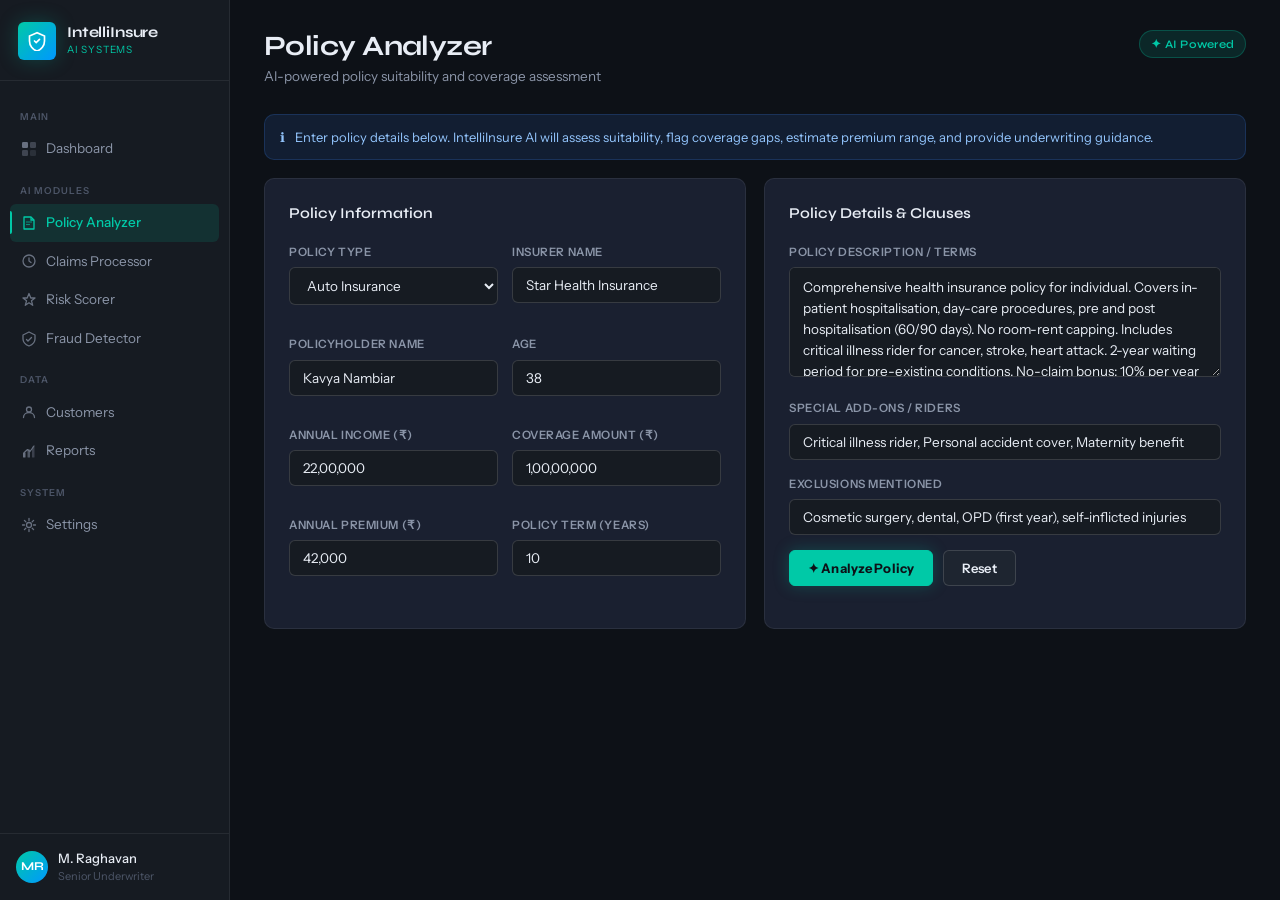
<file: intelliinsure/pages/policy.html>
<!DOCTYPE html>
<html lang="en">
<head>
  <meta charset="UTF-8"/>
  <meta name="viewport" content="width=device-width, initial-scale=1.0"/>
  <title>Policy Analyzer — IntelliInsure</title>
  <link rel="stylesheet" href="../css/styles.css"/>
</head>
<body>
<div class="shell">
  <script src="../js/sidebar.js"></script>
  <script>buildSidebar('../');</script>

  <main class="main">
    <div class="ph">
      <div>
        <h1 class="ph-title">Policy Analyzer</h1>
        <p class="ph-sub">AI-powered policy suitability and coverage assessment</p>
      </div>
      <span class="ai-chip">✦ AI Powered</span>
    </div>

    <div class="info-box ib-info">
      <span>ℹ</span>
      <span>Enter policy details below. IntelliInsure AI will assess suitability, flag coverage gaps, estimate premium range, and provide underwriting guidance.</span>
    </div>

    <div class="col2">
      <!-- Left: Basic Info -->
      <div class="card">
        <div class="card-hd"><span class="card-title">Policy Information</span></div>

        <div class="fg2">
          <div class="fg">
            <label>Policy Type</label>
            <select id="pol-type">
              <option>Auto Insurance</option>
              <option>Health Insurance</option>
              <option>Life Insurance</option>
              <option>Property Insurance</option>
              <option>Travel Insurance</option>
              <option>Commercial / Business</option>
              <option>Marine Insurance</option>
            </select>
          </div>
          <div class="fg">
            <label>Insurer Name</label>
            <input type="text" id="pol-insurer" value="Star Health Insurance"/>
          </div>
        </div>

        <div class="fg2">
          <div class="fg">
            <label>Policyholder Name</label>
            <input type="text" id="pol-name" value="Kavya Nambiar"/>
          </div>
          <div class="fg">
            <label>Age</label>
            <input type="number" id="pol-age" value="38" min="18" max="80"/>
          </div>
        </div>

        <div class="fg2">
          <div class="fg">
            <label>Annual Income (₹)</label>
            <input type="text" id="pol-income" value="22,00,000"/>
          </div>
          <div class="fg">
            <label>Coverage Amount (₹)</label>
            <input type="text" id="pol-cover" value="1,00,00,000"/>
          </div>
        </div>

        <div class="fg2">
          <div class="fg">
            <label>Annual Premium (₹)</label>
            <input type="text" id="pol-prem" value="42,000"/>
          </div>
          <div class="fg">
            <label>Policy Term (years)</label>
            <input type="number" id="pol-term" value="10" min="1" max="40"/>
          </div>
        </div>
      </div>

      <!-- Right: Clauses + Analysis -->
      <div class="card">
        <div class="card-hd"><span class="card-title">Policy Details & Clauses</span></div>

        <div class="fg">
          <label>Policy Description / Terms</label>
          <textarea id="pol-desc" style="min-height:110px;">Comprehensive health insurance policy for individual. Covers in-patient hospitalisation, day-care procedures, pre and post hospitalisation (60/90 days). No room-rent capping. Includes critical illness rider for cancer, stroke, heart attack. 2-year waiting period for pre-existing conditions. No-claim bonus: 10% per year up to 50%.</textarea>
        </div>

        <div class="fg">
          <label>Special Add-ons / Riders</label>
          <input type="text" id="pol-addons" value="Critical illness rider, Personal accident cover, Maternity benefit"/>
        </div>

        <div class="fg">
          <label>Exclusions Mentioned</label>
          <input type="text" id="pol-excl" value="Cosmetic surgery, dental, OPD (first year), self-inflicted injuries"/>
        </div>

        <div style="display:flex;gap:10px;align-items:center;flex-wrap:wrap;margin-top:6px;">
          <button class="btn btn-teal" onclick="analyzePolicy()">✦ Analyze Policy</button>
          <button class="btn" onclick="document.getElementById('pol-result-wrap').style.display='none'">Reset</button>
          <div class="loading-row" id="pol-load"><span class="spinner"></span>Analyzing…</div>
        </div>
      </div>
    </div>

    <!-- Result -->
    <div id="pol-result-wrap" class="card" style="display:none;">
      <div class="card-hd">
        <span class="card-title">AI Analysis Report</span>
        <button class="btn btn-sm" onclick="copyEl('pol-result')">Copy</button>
      </div>
      <div class="result-box" id="pol-result"></div>
    </div>
  </main>
</div>

<script src="../js/app.js"></script>
<script>
async function analyzePolicy() {
  const v = id => document.getElementById(id).value;
  if (!v('pol-desc').trim()) { toast('Please add policy description.','err'); return; }
  setLoad('pol-load', true);
  document.getElementById('pol-result-wrap').style.display = 'none';
  try {
    const result = await ai(
      `Analyze this insurance policy comprehensively:\n\nPolicy Type: ${v('pol-type')}\nInsurer: ${v('pol-insurer')}\nPolicyholder: ${v('pol-name')}, Age ${v('pol-age')}\nAnnual Income: ₹${v('pol-income')}\nCoverage: ₹${v('pol-cover')}\nPremium: ₹${v('pol-prem')} per year\nTerm: ${v('pol-term')} years\nAdd-ons: ${v('pol-addons')}\nExclusions: ${v('pol-excl')}\nPolicy Terms:\n${v('pol-desc')}\n\nProvide a structured assessment under these headings:\n\n▸ OVERALL SUITABILITY\n  • Is this policy well-matched to the customer profile?\n  • Value-for-money assessment\n\n▸ COVERAGE ANALYSIS\n  • Key coverages and their adequacy\n  • Critical gaps or missing protections\n\n▸ PREMIUM EVALUATION\n  • Is the premium justified?\n  • Market benchmark comparison\n\n▸ RISK LEVEL\n  • Underwriting risk: Low / Medium / High\n  • Key risk factors identified\n\n▸ RECOMMENDATIONS\n  • 3 specific, actionable recommendations\n  • Suggested policy enhancements\n\nUse bullet points (•). Be professional and precise. Context: Indian insurance market.`,
      'You are a senior insurance policy analyst and underwriter with 20 years of experience in the Indian insurance sector. Provide expert, actionable analysis.'
    );
    document.getElementById('pol-result').textContent = result;
    document.getElementById('pol-result-wrap').style.display = 'block';
    toast('Analysis complete!');
  } catch(e) { toast('Failed: ' + e.message, 'err'); }
  finally { setLoad('pol-load', false); }
}
</script>
</body>
</html>
</file>
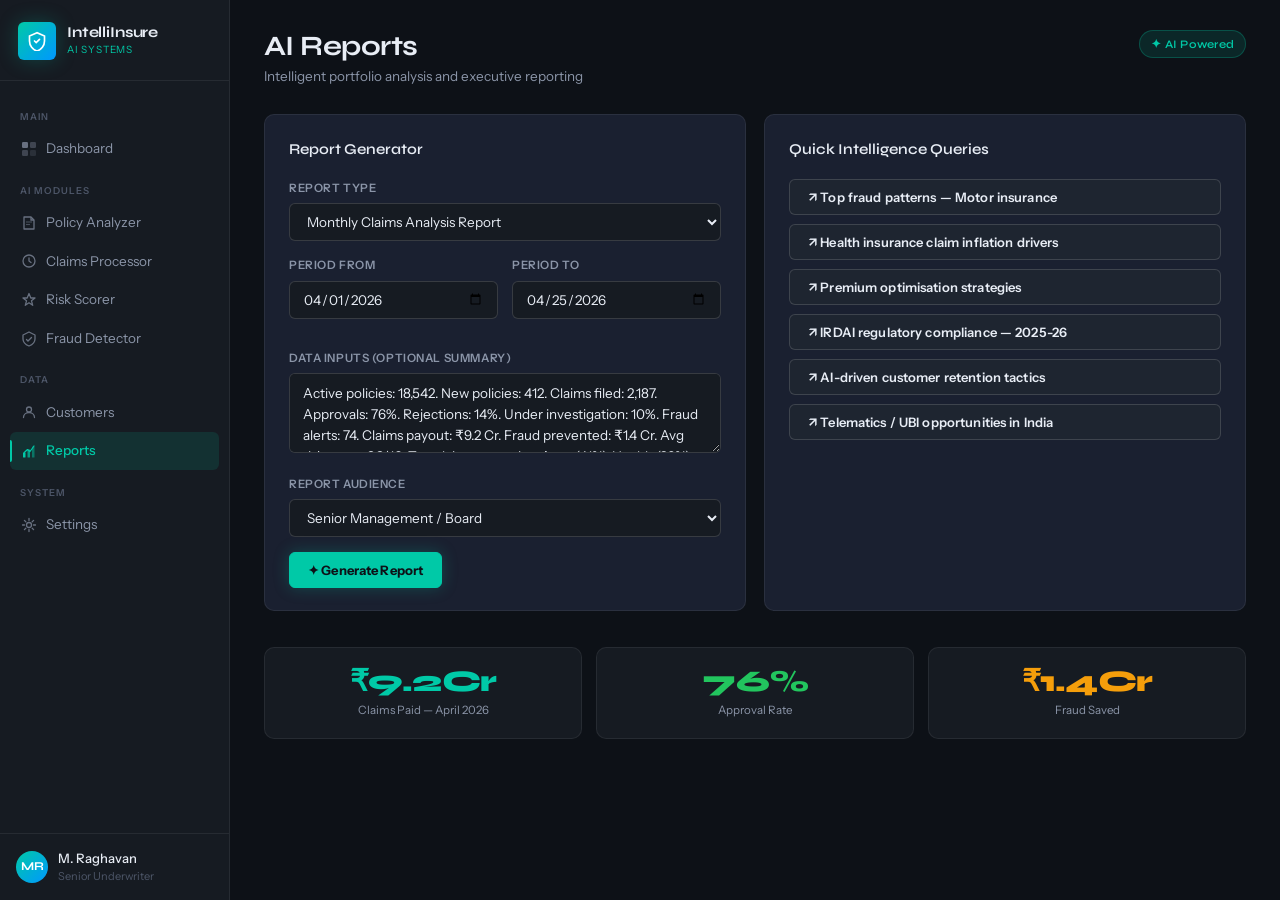
<file: intelliinsure/pages/reports.html>
<!DOCTYPE html>
<html lang="en">
<head>
  <meta charset="UTF-8"/>
  <meta name="viewport" content="width=device-width, initial-scale=1.0"/>
  <title>Reports — IntelliInsure</title>
  <link rel="stylesheet" href="../css/styles.css"/>
</head>
<body>
<div class="shell">
  <script src="../js/sidebar.js"></script>
  <script>buildSidebar('../');</script>

  <main class="main">
    <div class="ph">
      <div><h1 class="ph-title">AI Reports</h1><p class="ph-sub">Intelligent portfolio analysis and executive reporting</p></div>
      <span class="ai-chip">✦ AI Powered</span>
    </div>

    <div class="col2">
      <!-- Generator -->
      <div class="card">
        <div class="card-hd"><span class="card-title">Report Generator</span></div>
        <div class="fg">
          <label>Report Type</label>
          <select id="rep-type">
            <option>Monthly Claims Analysis Report</option>
            <option>Quarterly Fraud Intelligence Summary</option>
            <option>Portfolio Risk Heat Map Analysis</option>
            <option>Premium vs Claims Variance Report</option>
            <option>Underwriting Performance Review</option>
            <option>Customer Retention Risk Report</option>
            <option>Regulatory Compliance Status Report</option>
          </select>
        </div>
        <div class="fg2">
          <div class="fg"><label>Period From</label><input type="date" id="rep-from" value="2026-04-01"/></div>
          <div class="fg"><label>Period To</label><input type="date" id="rep-to" value="2026-04-25"/></div>
        </div>
        <div class="fg">
          <label>Data Inputs (optional summary)</label>
          <textarea id="rep-data" style="min-height:80px;">Active policies: 18,542. New policies: 412. Claims filed: 2,187. Approvals: 76%. Rejections: 14%. Under investigation: 10%. Fraud alerts: 74. Claims payout: ₹9.2 Cr. Fraud prevented: ₹1.4 Cr. Avg risk score: 3.8/10. Top claim categories: Auto (41%), Health (26%), Property (19%).</textarea>
        </div>
        <div class="fg">
          <label>Report Audience</label>
          <select id="rep-audience">
            <option>Senior Management / Board</option>
            <option>Underwriting Team</option>
            <option>Claims Department</option>
            <option>Fraud Investigation Unit</option>
            <option>Regulatory Authority</option>
          </select>
        </div>
        <div style="display:flex;gap:10px;align-items:center;flex-wrap:wrap;">
          <button class="btn btn-teal" onclick="genReport()">✦ Generate Report</button>
          <div class="loading-row" id="rep-load"><span class="spinner"></span>Generating report…</div>
        </div>
      </div>

      <!-- Quick Insights -->
      <div class="card">
        <div class="card-hd"><span class="card-title">Quick Intelligence Queries</span></div>
        <div style="display:flex;flex-direction:column;gap:9px;">
          <button class="btn" style="justify-content:flex-start;text-align:left;" onclick="quickQuery('Analyse top 5 fraud patterns currently affecting Indian motor insurance and how to counter them')">↗ Top fraud patterns — Motor insurance</button>
          <button class="btn" style="justify-content:flex-start;text-align:left;" onclick="quickQuery('What are the key factors driving health insurance claim inflation in India in 2026')">↗ Health insurance claim inflation drivers</button>
          <button class="btn" style="justify-content:flex-start;text-align:left;" onclick="quickQuery('Provide 5 premium optimisation strategies for a mid-size Indian general insurance company')">↗ Premium optimisation strategies</button>
          <button class="btn" style="justify-content:flex-start;text-align:left;" onclick="quickQuery('What IRDAI regulatory changes in 2025–2026 should insurance companies prioritise for compliance')">↗ IRDAI regulatory compliance — 2025-26</button>
          <button class="btn" style="justify-content:flex-start;text-align:left;" onclick="quickQuery('How can AI improve insurance customer retention and reduce policy lapse rates')">↗ AI-driven customer retention tactics</button>
          <button class="btn" style="justify-content:flex-start;text-align:left;" onclick="quickQuery('Evaluate telematics and usage-based insurance opportunities in the Indian market')">↗ Telematics / UBI opportunities in India</button>
        </div>
      </div>
    </div>

    <!-- KPIs -->
    <div class="stat-trio" style="margin-bottom:18px;">
      <div class="stat-box">
        <div class="stat-val" style="color:var(--teal);">₹9.2Cr</div>
        <div class="stat-lbl">Claims Paid — April 2026</div>
      </div>
      <div class="stat-box">
        <div class="stat-val" style="color:var(--green);">76%</div>
        <div class="stat-lbl">Approval Rate</div>
      </div>
      <div class="stat-box">
        <div class="stat-val" style="color:var(--amber);">₹1.4Cr</div>
        <div class="stat-lbl">Fraud Saved</div>
      </div>
    </div>

    <!-- Result -->
    <div id="rep-result-wrap" class="card" style="display:none;">
      <div class="card-hd">
        <span class="card-title" id="rep-result-title">Report</span>
        <div style="display:flex;gap:8px;">
          <button class="btn btn-sm" onclick="copyEl('rep-result')">Copy Full Report</button>
          <button class="btn btn-sm" onclick="document.getElementById('rep-result-wrap').style.display='none'">Close</button>
        </div>
      </div>
      <div class="result-box" id="rep-result"></div>
    </div>
  </main>
</div>

<script src="../js/app.js"></script>
<script>
async function genReport() {
  const v = id => document.getElementById(id).value;
  setLoad('rep-load',true);
  document.getElementById('rep-result-wrap').style.display='none';
  try {
    const result = await ai(
      `Generate a professional ${v('rep-type')} for an Indian insurance company.\n\nPeriod: ${v('rep-from')} to ${v('rep-to')}\nAudience: ${v('rep-audience')}\n\nData:\n${v('rep-data')}\n\nStructure the report with:\n\n📊 EXECUTIVE SUMMARY\n  • 3 headline findings\n\n📈 KEY METRICS & PERFORMANCE\n  • All metrics with period-on-period comparison\n  • RAG status (Red/Amber/Green) for each\n\n🔍 DEEP DIVE ANALYSIS\n  • Trends and patterns\n  • Root cause analysis for anomalies\n\n✅ HIGHLIGHTS\n  • What performed well and why\n\n⚠ CONCERNS & RISKS\n  • Items requiring management attention\n\n📋 STRATEGIC RECOMMENDATIONS\n  • 5 prioritised recommendations with expected impact\n  • Timeline for implementation\n\n📅 NEXT STEPS\n  • Immediate actions (within 30 days)\n  • Medium-term actions (30–90 days)\n\nUse professional language appropriate for ${v('rep-audience')}. Indian insurance context. Use ₹ for currency.`,
      'You are a senior insurance analytics professional creating board-level management reports for an Indian insurance company.'
    );
    document.getElementById('rep-result-title').textContent = v('rep-type');
    document.getElementById('rep-result').textContent = result;
    document.getElementById('rep-result-wrap').style.display='block';
    toast('Report ready!');
  } catch(e) { toast('Failed: '+e.message,'err'); }
  finally { setLoad('rep-load',false); }
}

async function quickQuery(query) {
  setLoad('rep-load',true);
  document.getElementById('rep-result-wrap').style.display='none';
  try {
    const result = await ai(query + '\n\nProvide a structured, insightful response with specific data points, examples, and actionable recommendations. Indian insurance market context. Use bullet points (•).',
      'You are a senior insurance industry analyst and consultant with deep expertise in the Indian insurance market.');
    document.getElementById('rep-result-title').textContent = 'Intelligence Query';
    document.getElementById('rep-result').textContent = result;
    document.getElementById('rep-result-wrap').style.display='block';
    toast('Insight ready!');
  } catch(e) { toast('Failed: '+e.message,'err'); }
  finally { setLoad('rep-load',false); }
}
</script>
</body>
</html>
</file>
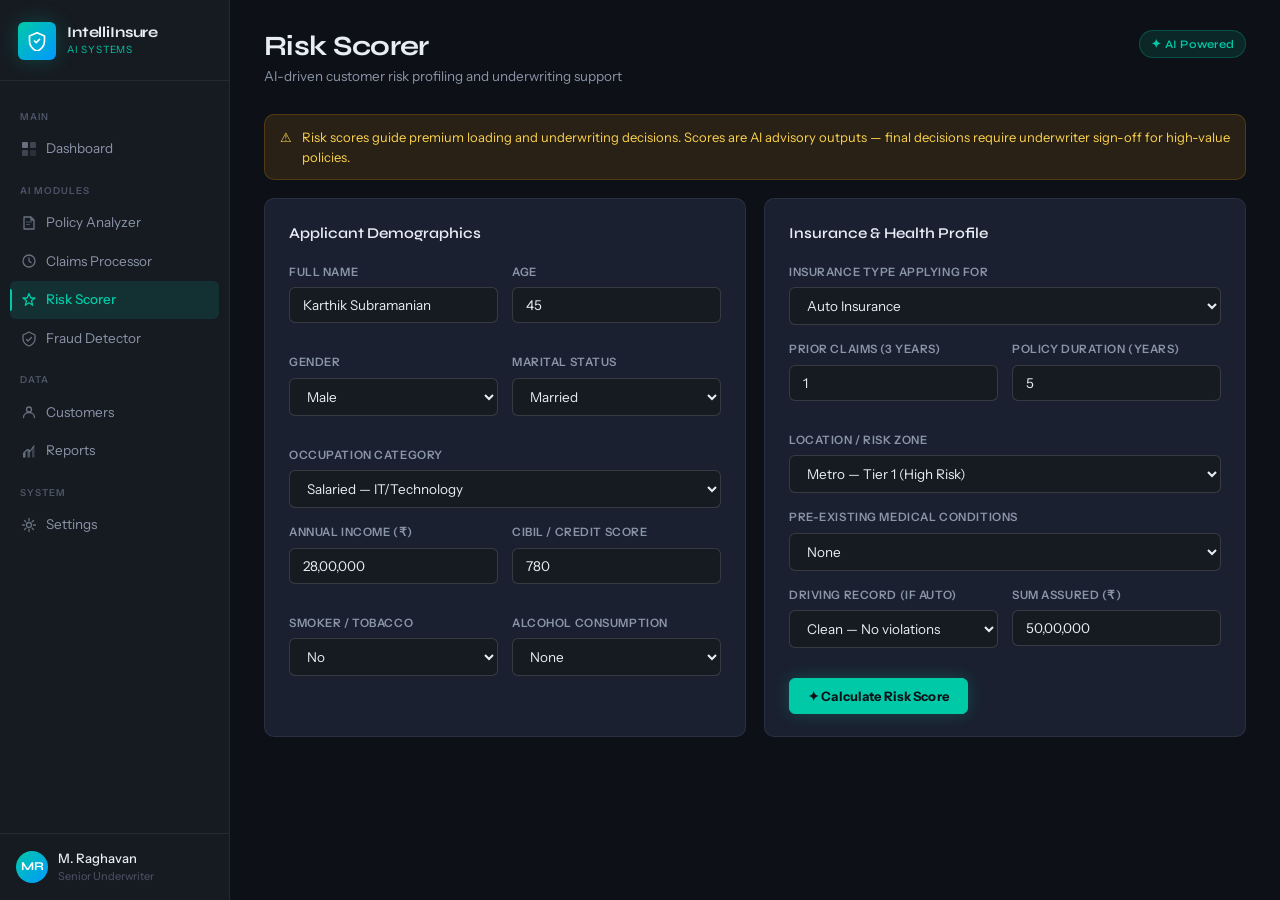
<file: intelliinsure/pages/risk.html>
<!DOCTYPE html>
<html lang="en">
<head>
  <meta charset="UTF-8"/>
  <meta name="viewport" content="width=device-width, initial-scale=1.0"/>
  <title>Risk Scorer — IntelliInsure</title>
  <link rel="stylesheet" href="../css/styles.css"/>
</head>
<body>
<div class="shell">
  <script src="../js/sidebar.js"></script>
  <script>buildSidebar('../');</script>

  <main class="main">
    <div class="ph">
      <div>
        <h1 class="ph-title">Risk Scorer</h1>
        <p class="ph-sub">AI-driven customer risk profiling and underwriting support</p>
      </div>
      <span class="ai-chip">✦ AI Powered</span>
    </div>

    <div class="info-box ib-warn">
      <span>⚠</span>
      <span>Risk scores guide premium loading and underwriting decisions. Scores are AI advisory outputs — final decisions require underwriter sign-off for high-value policies.</span>
    </div>

    <div class="col2">
      <!-- Demographic Profile -->
      <div class="card">
        <div class="card-hd"><span class="card-title">Applicant Demographics</span></div>
        <div class="fg2">
          <div class="fg"><label>Full Name</label><input type="text" id="r-name" value="Karthik Subramanian"/></div>
          <div class="fg"><label>Age</label><input type="number" id="r-age" value="45" min="18" max="80"/></div>
        </div>
        <div class="fg2">
          <div class="fg">
            <label>Gender</label>
            <select id="r-gender"><option>Male</option><option>Female</option><option>Other</option></select>
          </div>
          <div class="fg">
            <label>Marital Status</label>
            <select id="r-marital"><option>Married</option><option>Single</option><option>Divorced</option><option>Widowed</option></select>
          </div>
        </div>
        <div class="fg">
          <label>Occupation Category</label>
          <select id="r-occ">
            <option>Salaried — IT/Technology</option>
            <option>Salaried — Banking/Finance</option>
            <option>Salaried — Government</option>
            <option>Self-Employed — Professional</option>
            <option>Business Owner</option>
            <option>Freelancer / Contractor</option>
            <option>Retired</option>
            <option>Agriculturist</option>
          </select>
        </div>
        <div class="fg2">
          <div class="fg"><label>Annual Income (₹)</label><input type="text" id="r-income" value="28,00,000"/></div>
          <div class="fg"><label>CIBIL / Credit Score</label><input type="number" id="r-credit" value="780" min="300" max="900"/></div>
        </div>
        <div class="fg2">
          <div class="fg">
            <label>Smoker / Tobacco</label>
            <select id="r-smoke"><option>No</option><option>Yes — Light</option><option>Yes — Heavy</option><option>Ex-smoker</option></select>
          </div>
          <div class="fg">
            <label>Alcohol Consumption</label>
            <select id="r-alc"><option>None</option><option>Occasional</option><option>Regular</option></select>
          </div>
        </div>
      </div>

      <!-- Insurance & Health Profile -->
      <div class="card">
        <div class="card-hd"><span class="card-title">Insurance &amp; Health Profile</span></div>
        <div class="fg">
          <label>Insurance Type Applying For</label>
          <select id="r-instype">
            <option>Auto Insurance</option>
            <option>Health Insurance</option>
            <option>Life Insurance</option>
            <option>Property Insurance</option>
          </select>
        </div>
        <div class="fg2">
          <div class="fg"><label>Prior Claims (3 years)</label><input type="number" id="r-claims" value="1" min="0"/></div>
          <div class="fg"><label>Policy Duration (years)</label><input type="number" id="r-dur" value="5" min="1"/></div>
        </div>
        <div class="fg">
          <label>Location / Risk Zone</label>
          <select id="r-zone">
            <option>Metro — Tier 1 (High Risk)</option>
            <option>Semi-urban — Tier 2 (Medium Risk)</option>
            <option>Rural — Tier 3 (Low Risk)</option>
          </select>
        </div>
        <div class="fg">
          <label>Pre-existing Medical Conditions</label>
          <select id="r-health">
            <option>None</option>
            <option>Type 2 Diabetes</option>
            <option>Hypertension</option>
            <option>Heart Disease / CAD</option>
            <option>Obesity (BMI > 30)</option>
            <option>Kidney Disease</option>
            <option>Multiple Conditions</option>
          </select>
        </div>
        <div class="fg2">
          <div class="fg">
            <label>Driving Record (if Auto)</label>
            <select id="r-drive">
              <option>Clean — No violations</option>
              <option>1–2 minor violations</option>
              <option>Accident in last 3 yrs</option>
              <option>Multiple violations</option>
            </select>
          </div>
          <div class="fg">
            <label>Sum Assured (₹)</label>
            <input type="text" id="r-sumassured" value="50,00,000"/>
          </div>
        </div>

        <div style="display:flex;gap:10px;align-items:center;flex-wrap:wrap;margin-top:4px;">
          <button class="btn btn-teal" onclick="scoreRisk()">✦ Calculate Risk Score</button>
          <div class="loading-row" id="r-load"><span class="spinner"></span>Scoring…</div>
        </div>
      </div>
    </div>

    <!-- Result card -->
    <div id="r-result-wrap" class="card" style="display:none;">
      <div class="card-hd">
        <span class="card-title">Risk Assessment Result</span>
        <div style="display:flex;align-items:center;gap:10px;">
          <span id="r-score-chip" style="font-family:'Syne',sans-serif;font-size:22px;font-weight:800;"></span>
          <button class="btn btn-sm" onclick="copyEl('r-result')">Copy</button>
        </div>
      </div>
      <div class="gauge-wrap">
        <div class="gauge-track"><div class="gauge-needle" id="r-needle" style="left:10%;"></div></div>
        <div class="gauge-lbl"><span>Low (1)</span><span>Medium (5)</span><span>High (10)</span></div>
      </div>
      <div class="result-box" id="r-result"></div>
    </div>
  </main>
</div>

<script src="../js/app.js"></script>
<script>
async function scoreRisk() {
  const v = id => document.getElementById(id).value;
  setLoad('r-load',true);
  document.getElementById('r-result-wrap').style.display = 'none';
  try {
    const result = await ai(
      `Score this insurance applicant's risk profile on a scale of 1–10 (1 = very low risk, 10 = very high risk).\n\nApplicant: ${v('r-name')}\nAge: ${v('r-age')} | Gender: ${v('r-gender')} | Marital: ${v('r-marital')}\nOccupation: ${v('r-occ')}\nAnnual Income: ₹${v('r-income')}\nCIBIL Score: ${v('r-credit')}/900\nSmoker: ${v('r-smoke')} | Alcohol: ${v('r-alc')}\nInsurance Applied: ${v('r-instype')}\nSum Assured: ₹${v('r-sumassured')}\nPrior Claims (3 yrs): ${v('r-claims')}\nPolicy Duration: ${v('r-dur')} years\nLocation: ${v('r-zone')}\nPre-existing Conditions: ${v('r-health')}\nDriving Record: ${v('r-drive')}\n\nProvide:\n\n▸ RISK SCORE: X/10\n▸ RISK BAND: [Low / Medium / High / Very High]\n\n▸ FACTOR BREAKDOWN\n  • 5 key factors with their individual impact (Low/Medium/High)\n\n▸ PREMIUM LOADING\n  • Recommended loading % on base premium\n  • Any special conditions\n\n▸ UNDERWRITING RECOMMENDATION\n  • Decision: Accept / Accept with conditions / Refer / Decline\n  • Specific terms if accepted\n\n▸ MONITORING FLAGS\n  • Items to watch over policy term\n\nStart EXACTLY with "Risk Score: X/10" on line 1. Use bullet points (•).`,
      'You are a chief underwriter specialising in actuarial risk assessment for Indian insurance companies.'
    );
    document.getElementById('r-result').textContent = result;
    document.getElementById('r-result-wrap').style.display = 'block';

    const match = result.match(/Risk Score:\s*(\d+(?:\.\d+)?)/i);
    if (match) {
      const score = Math.min(10, Math.max(1, parseFloat(match[1])));
      document.getElementById('r-needle').style.left = ((score-1)/9*100)+'%';
      const chip = document.getElementById('r-score-chip');
      chip.textContent = score.toFixed(1)+'/10';
      chip.style.color = score<=3 ? 'var(--green)' : score<=6 ? 'var(--amber)' : 'var(--red)';
    }
    toast('Risk score ready!');
  } catch(e) { toast('Failed: '+e.message,'err'); }
  finally { setLoad('r-load',false); }
}
</script>
</body>
</html>
</file>
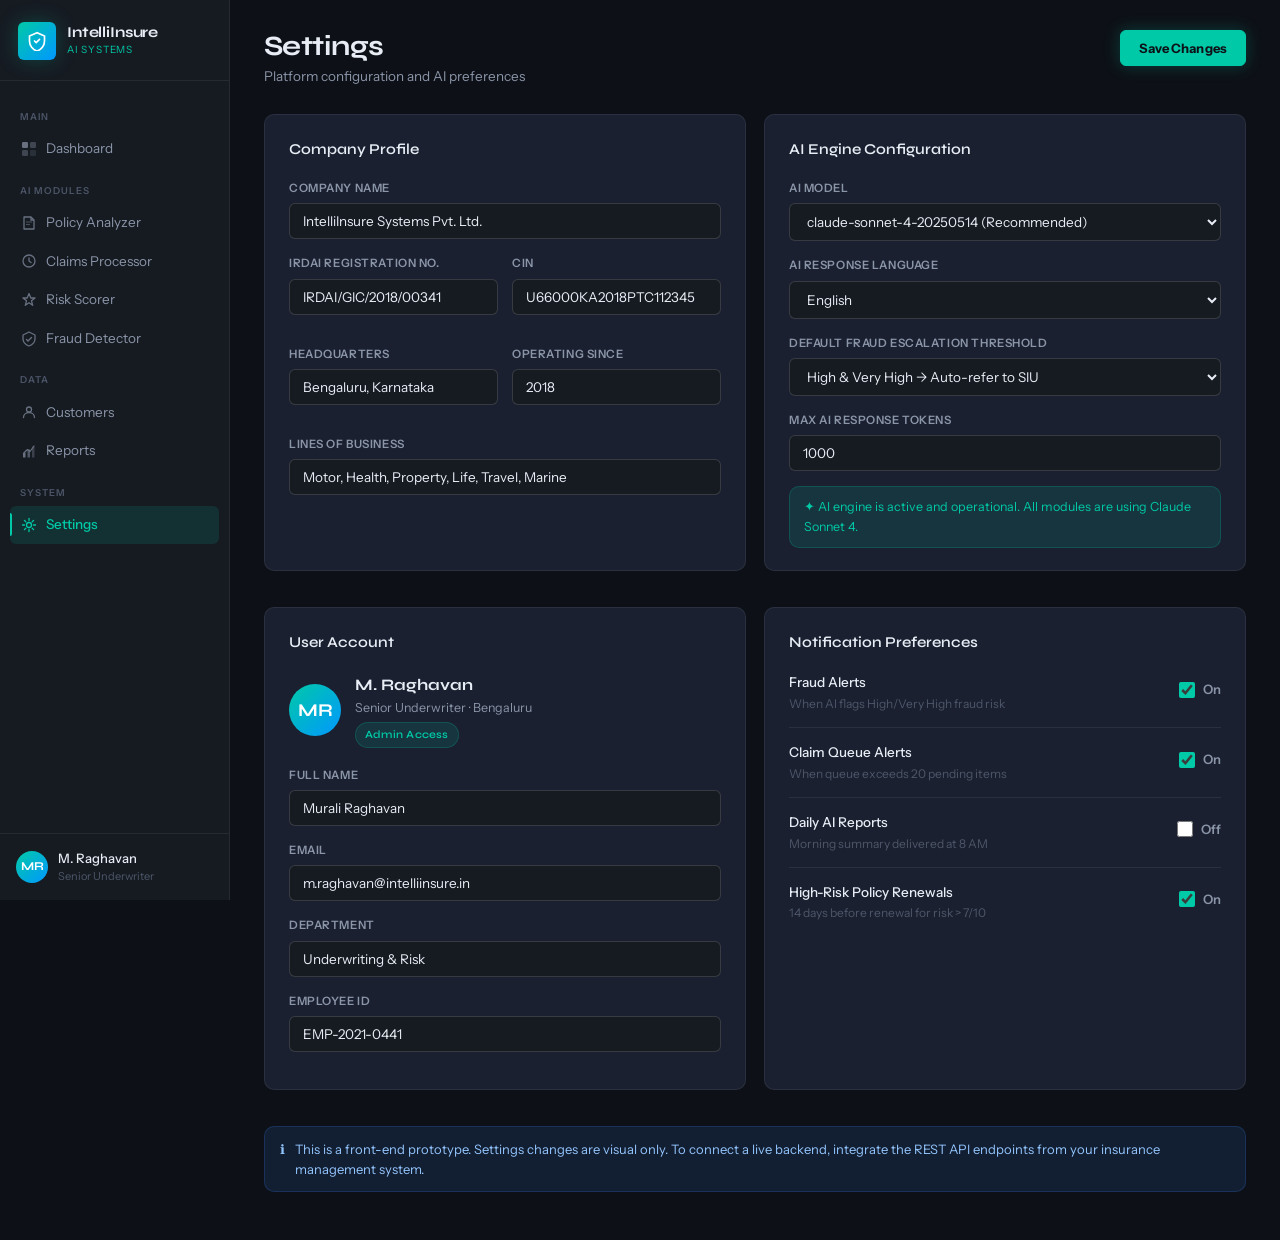
<file: intelliinsure/pages/settings.html>
<!DOCTYPE html>
<html lang="en">
<head>
  <meta charset="UTF-8"/>
  <meta name="viewport" content="width=device-width, initial-scale=1.0"/>
  <title>Settings — IntelliInsure</title>
  <link rel="stylesheet" href="../css/styles.css"/>
</head>
<body>
<div class="shell">
  <script src="../js/sidebar.js"></script>
  <script>buildSidebar('../');</script>

  <main class="main">
    <div class="ph">
      <div><h1 class="ph-title">Settings</h1><p class="ph-sub">Platform configuration and AI preferences</p></div>
      <button class="btn btn-teal" onclick="toast('Settings saved!')">Save Changes</button>
    </div>

    <div class="col2">
      <div class="card">
        <div class="card-hd"><span class="card-title">Company Profile</span></div>
        <div class="fg"><label>Company Name</label><input type="text" value="IntelliInsure Systems Pvt. Ltd."/></div>
        <div class="fg2">
          <div class="fg"><label>IRDAI Registration No.</label><input type="text" value="IRDAI/GIC/2018/00341"/></div>
          <div class="fg"><label>CIN</label><input type="text" value="U66000KA2018PTC112345"/></div>
        </div>
        <div class="fg2">
          <div class="fg"><label>Headquarters</label><input type="text" value="Bengaluru, Karnataka"/></div>
          <div class="fg"><label>Operating Since</label><input type="text" value="2018"/></div>
        </div>
        <div class="fg">
          <label>Lines of Business</label>
          <input type="text" value="Motor, Health, Property, Life, Travel, Marine"/>
        </div>
      </div>

      <div class="card">
        <div class="card-hd"><span class="card-title">AI Engine Configuration</span></div>
        <div class="fg">
          <label>AI Model</label>
          <select>
            <option>claude-sonnet-4-20250514 (Recommended)</option>
            <option>claude-opus-4-6</option>
            <option>claude-haiku-4-5</option>
          </select>
        </div>
        <div class="fg">
          <label>AI Response Language</label>
          <select>
            <option>English</option>
            <option>Hindi</option>
            <option>Telugu</option>
            <option>Tamil</option>
            <option>Kannada</option>
          </select>
        </div>
        <div class="fg">
          <label>Default Fraud Escalation Threshold</label>
          <select>
            <option>High & Very High → Auto-refer to SIU</option>
            <option>Very High only → Auto-refer to SIU</option>
            <option>Medium and above → Flag for review</option>
            <option>Manual review only</option>
          </select>
        </div>
        <div class="fg">
          <label>Max AI Response Tokens</label>
          <input type="number" value="1000" min="500" max="4000"/>
        </div>
        <div style="padding:10px 14px;background:var(--teal-dim);border:1px solid rgba(0,201,167,0.2);border-radius:var(--radius);font-size:12.5px;color:var(--teal);">
          ✦ AI engine is active and operational. All modules are using Claude Sonnet 4.
        </div>
      </div>
    </div>

    <div class="col2">
      <div class="card">
        <div class="card-hd"><span class="card-title">User Account</span></div>
        <div style="display:flex;align-items:center;gap:14px;margin-bottom:18px;">
          <div class="sb-avatar" style="width:52px;height:52px;font-size:18px;">MR</div>
          <div>
            <div style="font-family:'Syne',sans-serif;font-size:16px;font-weight:700;">M. Raghavan</div>
            <div style="font-size:12.5px;color:var(--text-secondary);">Senior Underwriter · Bengaluru</div>
            <span class="badge b-teal" style="margin-top:4px;">Admin Access</span>
          </div>
        </div>
        <div class="fg"><label>Full Name</label><input type="text" value="Murali Raghavan"/></div>
        <div class="fg"><label>Email</label><input type="email" value="m.raghavan@intelliinsure.in"/></div>
        <div class="fg"><label>Department</label><input type="text" value="Underwriting &amp; Risk"/></div>
        <div class="fg"><label>Employee ID</label><input type="text" value="EMP-2021-0441"/></div>
      </div>

      <div class="card">
        <div class="card-hd"><span class="card-title">Notification Preferences</span></div>
        <div style="display:flex;flex-direction:column;gap:14px;">
          <div style="display:flex;justify-content:space-between;align-items:center;">
            <div>
              <div style="font-size:13.5px;font-weight:500;">Fraud Alerts</div>
              <div style="font-size:12px;color:var(--text-muted);">When AI flags High/Very High fraud risk</div>
            </div>
            <label style="display:flex;align-items:center;gap:8px;text-transform:none;letter-spacing:0;cursor:pointer;">
              <input type="checkbox" checked style="width:16px;height:16px;accent-color:var(--teal);"/>
              <span style="font-size:13px;color:var(--text-secondary);">On</span>
            </label>
          </div>
          <div style="border-top:1px solid var(--border);"></div>
          <div style="display:flex;justify-content:space-between;align-items:center;">
            <div>
              <div style="font-size:13.5px;font-weight:500;">Claim Queue Alerts</div>
              <div style="font-size:12px;color:var(--text-muted);">When queue exceeds 20 pending items</div>
            </div>
            <label style="display:flex;align-items:center;gap:8px;text-transform:none;letter-spacing:0;cursor:pointer;">
              <input type="checkbox" checked style="width:16px;height:16px;accent-color:var(--teal);"/>
              <span style="font-size:13px;color:var(--text-secondary);">On</span>
            </label>
          </div>
          <div style="border-top:1px solid var(--border);"></div>
          <div style="display:flex;justify-content:space-between;align-items:center;">
            <div>
              <div style="font-size:13.5px;font-weight:500;">Daily AI Reports</div>
              <div style="font-size:12px;color:var(--text-muted);">Morning summary delivered at 8 AM</div>
            </div>
            <label style="display:flex;align-items:center;gap:8px;text-transform:none;letter-spacing:0;cursor:pointer;">
              <input type="checkbox" style="width:16px;height:16px;accent-color:var(--teal);"/>
              <span style="font-size:13px;color:var(--text-secondary);">Off</span>
            </label>
          </div>
          <div style="border-top:1px solid var(--border);"></div>
          <div style="display:flex;justify-content:space-between;align-items:center;">
            <div>
              <div style="font-size:13.5px;font-weight:500;">High-Risk Policy Renewals</div>
              <div style="font-size:12px;color:var(--text-muted);">14 days before renewal for risk &gt; 7/10</div>
            </div>
            <label style="display:flex;align-items:center;gap:8px;text-transform:none;letter-spacing:0;cursor:pointer;">
              <input type="checkbox" checked style="width:16px;height:16px;accent-color:var(--teal);"/>
              <span style="font-size:13px;color:var(--text-secondary);">On</span>
            </label>
          </div>
        </div>
      </div>
    </div>

    <div class="info-box ib-info" style="margin-top:4px;">
      <span>ℹ</span>
      <span>This is a front-end prototype. Settings changes are visual only. To connect a live backend, integrate the REST API endpoints from your insurance management system.</span>
    </div>
  </main>
</div>
<script src="../js/app.js"></script>
</body>
</html>
</file>
<file: intelliinsure/css/styles.css>
/* ============================================
   IntelliInsure Systems — Design System
   Dark enterprise theme · Syne + Instrument Sans
   ============================================ */

@import url('https://fonts.googleapis.com/css2?family=Syne:wght@400;500;600;700;800&family=Instrument+Sans:ital,wght@0,400;0,500;0,600;1,400&display=swap');

:root {
  /* Core palette */
  --bg-base:       #0d1117;
  --bg-surface:    #161b22;
  --bg-elevated:   #1e2530;
  --bg-card:       #1a2030;
  --bg-hover:      #222b3a;
  --border:        rgba(255,255,255,0.07);
  --border-active: rgba(255,255,255,0.14);

  /* Text */
  --text-primary:   #e8edf5;
  --text-secondary: #8b95a8;
  --text-muted:     #4d5668;
  --text-inverse:   #0d1117;

  /* Brand */
  --teal:          #00c9a7;
  --teal-dim:      rgba(0,201,167,0.12);
  --teal-glow:     rgba(0,201,167,0.25);
  --teal-dark:     #009e84;
  --blue:          #3b82f6;
  --blue-dim:      rgba(59,130,246,0.12);
  --amber:         #f59e0b;
  --amber-dim:     rgba(245,158,11,0.12);
  --red:           #ef4444;
  --red-dim:       rgba(239,68,68,0.12);
  --green:         #22c55e;
  --green-dim:     rgba(34,197,94,0.12);
  --purple:        #a78bfa;
  --purple-dim:    rgba(167,139,250,0.12);

  /* Layout */
  --sidebar-w: 230px;
  --radius:    10px;
  --radius-sm: 6px;
  --radius-lg: 14px;

  font-size: 15px;
}

*, *::before, *::after { box-sizing: border-box; margin: 0; padding: 0; }

html { scroll-behavior: smooth; }

body {
  font-family: 'Instrument Sans', sans-serif;
  background: var(--bg-base);
  color: var(--text-primary);
  min-height: 100vh;
  line-height: 1.6;
}

/* ─── Scrollbar ─── */
::-webkit-scrollbar { width: 5px; }
::-webkit-scrollbar-track { background: var(--bg-base); }
::-webkit-scrollbar-thumb { background: var(--bg-elevated); border-radius: 3px; }

/* ─── App Shell ─── */
.shell { display: flex; min-height: 100vh; }

/* ─── Sidebar ─── */
.sidebar {
  width: var(--sidebar-w);
  min-width: var(--sidebar-w);
  background: var(--bg-surface);
  border-right: 1px solid var(--border);
  display: flex;
  flex-direction: column;
  position: sticky;
  top: 0;
  height: 100vh;
  overflow-y: auto;
  z-index: 10;
}

.sb-brand {
  padding: 22px 18px 20px;
  border-bottom: 1px solid var(--border);
  display: flex;
  align-items: center;
  gap: 11px;
}
.sb-logo {
  width: 38px; height: 38px;
  background: linear-gradient(135deg, var(--teal), #0098ff);
  border-radius: var(--radius-sm);
  display: flex; align-items: center; justify-content: center;
  flex-shrink: 0;
  box-shadow: 0 0 20px var(--teal-glow);
}
.sb-logo svg { width: 20px; height: 20px; }
.sb-brand-text .name {
  font-family: 'Syne', sans-serif;
  font-size: 15px;
  font-weight: 700;
  color: var(--text-primary);
  letter-spacing: -0.01em;
  line-height: 1.1;
}
.sb-brand-text .tagline {
  font-size: 10px;
  color: var(--teal);
  text-transform: uppercase;
  letter-spacing: 0.08em;
  margin-top: 1px;
}

.sb-nav { flex: 1; padding: 14px 10px; display: flex; flex-direction: column; gap: 1px; }
.sb-section {
  font-size: 9.5px;
  font-weight: 600;
  letter-spacing: 0.1em;
  text-transform: uppercase;
  color: var(--text-muted);
  padding: 10px 10px 5px;
  margin-top: 4px;
}
.sb-link {
  display: flex; align-items: center; gap: 9px;
  padding: 8px 11px;
  border-radius: var(--radius-sm);
  font-size: 13.5px;
  color: var(--text-secondary);
  text-decoration: none;
  transition: background 0.13s, color 0.13s;
  position: relative;
}
.sb-link:hover { background: var(--bg-hover); color: var(--text-primary); }
.sb-link.active {
  background: var(--teal-dim);
  color: var(--teal);
  font-weight: 500;
}
.sb-link.active::before {
  content: '';
  position: absolute; left: 0; top: 20%; height: 60%;
  width: 2px; background: var(--teal);
  border-radius: 0 2px 2px 0;
}
.sb-link .icon { width: 16px; height: 16px; flex-shrink: 0; opacity: 0.7; }
.sb-link.active .icon { opacity: 1; }

.sb-footer {
  padding: 14px 16px;
  border-top: 1px solid var(--border);
  display: flex; align-items: center; gap: 10px;
}
.sb-avatar {
  width: 32px; height: 32px; border-radius: 50%;
  background: linear-gradient(135deg, var(--teal), #0098ff);
  display: flex; align-items: center; justify-content: center;
  font-size: 12px; font-weight: 700; color: #fff;
  font-family: 'Syne', sans-serif;
  flex-shrink: 0;
}
.sb-user-name { font-size: 13px; font-weight: 500; color: var(--text-primary); }
.sb-user-role { font-size: 11px; color: var(--text-muted); }

/* ─── Main Content ─── */
.main { flex: 1; padding: 30px 34px; overflow-y: auto; }

/* ─── Page Header ─── */
.ph {
  display: flex; justify-content: space-between; align-items: flex-start;
  margin-bottom: 26px; gap: 16px; flex-wrap: wrap;
}
.ph-title {
  font-family: 'Syne', sans-serif;
  font-size: 28px; font-weight: 700;
  color: var(--text-primary);
  letter-spacing: -0.02em;
  line-height: 1.15;
}
.ph-sub { font-size: 13.5px; color: var(--text-secondary); margin-top: 4px; }
.ph-actions { display: flex; align-items: center; gap: 10px; flex-wrap: wrap; }

/* ─── AI Badge ─── */
.ai-chip {
  display: inline-flex; align-items: center; gap: 5px;
  background: var(--teal-dim);
  border: 1px solid rgba(0,201,167,0.25);
  color: var(--teal);
  font-size: 11.5px; font-weight: 600;
  padding: 4px 11px; border-radius: 20px;
  letter-spacing: 0.02em;
  font-family: 'Syne', sans-serif;
}

/* ─── Buttons ─── */
.btn {
  display: inline-flex; align-items: center; gap: 6px;
  padding: 9px 18px;
  border-radius: var(--radius-sm);
  font-size: 13px; font-weight: 600;
  font-family: 'Instrument Sans', sans-serif;
  cursor: pointer;
  border: 1px solid var(--border-active);
  background: var(--bg-elevated);
  color: var(--text-primary);
  transition: all 0.13s;
  text-decoration: none;
  letter-spacing: 0.01em;
}
.btn:hover { background: var(--bg-hover); border-color: rgba(255,255,255,0.2); }
.btn:active { transform: scale(0.98); }

.btn-teal {
  background: var(--teal); color: #0d1117;
  border-color: var(--teal);
  font-weight: 700;
  box-shadow: 0 0 16px var(--teal-glow);
}
.btn-teal:hover { background: var(--teal-dark); border-color: var(--teal-dark); }

.btn-danger {
  background: var(--red-dim); color: var(--red);
  border: 1px solid rgba(239,68,68,0.25);
}
.btn-danger:hover { background: rgba(239,68,68,0.2); }

.btn-sm { padding: 5px 12px; font-size: 12px; }

/* ─── Metric Cards ─── */
.metrics-row { display: grid; grid-template-columns: repeat(4,1fr); gap: 14px; margin-bottom: 22px; }
@media (max-width: 900px) { .metrics-row { grid-template-columns: repeat(2,1fr); } }

.mc {
  background: var(--bg-card);
  border: 1px solid var(--border);
  border-radius: var(--radius);
  padding: 18px 20px;
  position: relative; overflow: hidden;
  transition: border-color 0.2s;
}
.mc::before {
  content: '';
  position: absolute; top: 0; left: 0; right: 0; height: 2px;
}
.mc.teal::before { background: linear-gradient(90deg, var(--teal), transparent); }
.mc.blue::before { background: linear-gradient(90deg, var(--blue), transparent); }
.mc.amber::before { background: linear-gradient(90deg, var(--amber), transparent); }
.mc.red::before   { background: linear-gradient(90deg, var(--red), transparent); }

.mc:hover { border-color: var(--border-active); }
.mc-top { display: flex; justify-content: space-between; align-items: flex-start; margin-bottom: 12px; }
.mc-label {
  font-size: 11px; font-weight: 600;
  text-transform: uppercase; letter-spacing: 0.07em;
  color: var(--text-muted);
}
.mc-icon {
  width: 34px; height: 34px;
  border-radius: var(--radius-sm);
  display: flex; align-items: center; justify-content: center;
  font-size: 15px;
}
.mc.teal .mc-icon { background: var(--teal-dim); }
.mc.blue .mc-icon { background: var(--blue-dim); }
.mc.amber .mc-icon { background: var(--amber-dim); }
.mc.red .mc-icon { background: var(--red-dim); }

.mc-val {
  font-family: 'Syne', sans-serif;
  font-size: 26px; font-weight: 700;
  color: var(--text-primary);
  line-height: 1;
  margin-bottom: 5px;
  letter-spacing: -0.02em;
}
.mc-delta { font-size: 12px; }
.mc-delta.up { color: var(--green); }
.mc-delta.dn { color: var(--red); }
.mc-delta.neutral { color: var(--text-secondary); }

/* ─── Cards ─── */
.card {
  background: var(--bg-card);
  border: 1px solid var(--border);
  border-radius: var(--radius);
  padding: 22px 24px;
  margin-bottom: 18px;
  transition: border-color 0.2s;
}
.card:hover { border-color: var(--border-active); }
.card-hd {
  display: flex; justify-content: space-between; align-items: center;
  margin-bottom: 18px;
}
.card-title {
  font-family: 'Syne', sans-serif;
  font-size: 15px; font-weight: 600;
  color: var(--text-primary);
}
.card-link { font-size: 12.5px; color: var(--teal); text-decoration: none; }
.card-link:hover { text-decoration: underline; }

.col2 { display: grid; grid-template-columns: 1fr 1fr; gap: 18px; margin-bottom: 18px; }
.col3 { display: grid; grid-template-columns: 1fr 1fr 1fr; gap: 18px; margin-bottom: 18px; }
@media (max-width: 760px) { .col2, .col3 { grid-template-columns: 1fr; } }

/* ─── Forms ─── */
.fg { margin-bottom: 15px; }
.fg2 { display: grid; grid-template-columns: 1fr 1fr; gap: 14px; margin-bottom: 15px; }
.fg3 { display: grid; grid-template-columns: 1fr 1fr 1fr; gap: 14px; margin-bottom: 15px; }
@media (max-width: 640px) { .fg2, .fg3 { grid-template-columns: 1fr; } }

label {
  display: block;
  font-size: 11.5px; font-weight: 600;
  letter-spacing: 0.05em; text-transform: uppercase;
  color: var(--text-secondary);
  margin-bottom: 6px;
}
input, select, textarea {
  width: 100%;
  padding: 9px 13px;
  background: var(--bg-surface);
  border: 1px solid var(--border-active);
  border-radius: var(--radius-sm);
  color: var(--text-primary);
  font-size: 13.5px;
  font-family: 'Instrument Sans', sans-serif;
  outline: none;
  transition: border-color 0.13s, box-shadow 0.13s;
}
input:focus, select:focus, textarea:focus {
  border-color: var(--teal);
  box-shadow: 0 0 0 3px var(--teal-dim);
}
select option { background: var(--bg-surface); }
textarea { resize: vertical; min-height: 90px; line-height: 1.55; }

/* ─── Result Box ─── */
.result-box {
  background: var(--bg-surface);
  border: 1px solid var(--border-active);
  border-left: 3px solid var(--teal);
  border-radius: var(--radius);
  padding: 18px 20px;
  font-size: 13.5px;
  line-height: 1.75;
  color: var(--text-primary);
  white-space: pre-wrap;
  margin-top: 16px;
  min-height: 60px;
}

/* ─── Spinner / Loading ─── */
.spinner {
  display: inline-block; width: 15px; height: 15px;
  border: 2px solid var(--border-active);
  border-top-color: var(--teal);
  border-radius: 50%;
  animation: spin 0.7s linear infinite;
  vertical-align: middle;
  margin-right: 6px;
}
@keyframes spin { to { transform: rotate(360deg); } }
.loading-row {
  display: none; align-items: center; gap: 6px;
  font-size: 13px; color: var(--text-secondary);
  margin-top: 12px;
}
.loading-row.on { display: flex; }

/* ─── Badges ─── */
.badge {
  display: inline-block; font-size: 11px; font-weight: 600;
  padding: 3px 9px; border-radius: 20px;
  letter-spacing: 0.02em;
  font-family: 'Syne', sans-serif;
}
.b-green  { background: var(--green-dim); color: var(--green); border: 1px solid rgba(34,197,94,0.2); }
.b-amber  { background: var(--amber-dim); color: var(--amber); border: 1px solid rgba(245,158,11,0.2); }
.b-red    { background: var(--red-dim);   color: var(--red);   border: 1px solid rgba(239,68,68,0.2); }
.b-blue   { background: var(--blue-dim);  color: var(--blue);  border: 1px solid rgba(59,130,246,0.2); }
.b-teal   { background: var(--teal-dim);  color: var(--teal);  border: 1px solid rgba(0,201,167,0.2); }
.b-purple { background: var(--purple-dim);color: var(--purple);border: 1px solid rgba(167,139,250,0.2); }

/* ─── Tables ─── */
.tbl { width: 100%; border-collapse: collapse; font-size: 13.5px; }
.tbl th {
  font-size: 10.5px; font-weight: 700; letter-spacing: 0.07em;
  text-transform: uppercase; color: var(--text-muted);
  padding: 8px 12px; border-bottom: 1px solid var(--border);
  text-align: left; font-family: 'Syne', sans-serif;
}
.tbl td {
  padding: 12px; border-bottom: 1px solid var(--border);
  color: var(--text-primary);
}
.tbl tr:last-child td { border-bottom: none; }
.tbl tbody tr { transition: background 0.12s; }
.tbl tbody tr:hover td { background: var(--bg-hover); }

/* ─── Tabs ─── */
.tabs { display: flex; border-bottom: 1px solid var(--border); margin-bottom: 22px; }
.tab {
  font-size: 13.5px; padding: 9px 20px; cursor: pointer;
  color: var(--text-secondary); border-bottom: 2px solid transparent;
  margin-bottom: -1px; transition: color 0.13s;
  font-weight: 500; letter-spacing: 0.01em;
}
.tab:hover { color: var(--text-primary); }
.tab.active { color: var(--teal); border-bottom-color: var(--teal); font-weight: 600; }

/* ─── Gauge ─── */
.gauge-wrap { margin: 14px 0 8px; }
.gauge-track {
  height: 8px; border-radius: 4px;
  background: linear-gradient(to right, #22c55e, #f59e0b, #ef4444);
  position: relative;
}
.gauge-needle {
  position: absolute; top: -6px;
  width: 3px; height: 20px;
  background: #fff; border-radius: 2px;
  transform: translateX(-50%);
  transition: left 0.7s cubic-bezier(.34,1.56,.64,1);
  box-shadow: 0 0 6px rgba(0,0,0,0.4);
}
.gauge-lbl { display: flex; justify-content: space-between; font-size: 10.5px; color: var(--text-muted); margin-top: 6px; }

/* ─── Progress bars ─── */
.bar-row { display: flex; align-items: center; gap: 10px; margin-bottom: 10px; }
.bar-lbl { font-size: 12.5px; color: var(--text-secondary); min-width: 60px; }
.bar-track { flex: 1; height: 6px; background: var(--bg-elevated); border-radius: 3px; overflow: hidden; }
.bar-fill { height: 100%; border-radius: 3px; transition: width 1s ease; }
.bar-pct { font-size: 12px; font-weight: 600; min-width: 34px; text-align: right; color: var(--text-secondary); }

/* ─── Info boxes ─── */
.info-box {
  display: flex; gap: 10px; align-items: flex-start;
  padding: 12px 15px; border-radius: var(--radius);
  font-size: 13px; line-height: 1.55; margin-bottom: 18px;
  border: 1px solid;
}
.ib-info    { background: var(--blue-dim);   color: #93c5fd; border-color: rgba(59,130,246,0.2); }
.ib-warn    { background: var(--amber-dim);  color: #fcd34d; border-color: rgba(245,158,11,0.2); }
.ib-danger  { background: var(--red-dim);    color: #fca5a5; border-color: rgba(239,68,68,0.2); }
.ib-success { background: var(--green-dim);  color: #86efac; border-color: rgba(34,197,94,0.2); }

/* ─── Quick module cards ─── */
.module-grid { display: grid; grid-template-columns: repeat(2,1fr); gap: 12px; }
.mod-card {
  display: flex; flex-direction: column; gap: 7px;
  padding: 15px 16px; border-radius: var(--radius);
  border: 1px solid var(--border);
  background: var(--bg-surface);
  text-decoration: none; color: var(--text-primary);
  transition: border-color 0.15s, box-shadow 0.15s;
}
.mod-card:hover {
  border-color: var(--teal);
  box-shadow: 0 0 0 1px var(--teal-dim), 0 4px 14px rgba(0,0,0,0.3);
}
.mod-icon {
  width: 36px; height: 36px; border-radius: var(--radius-sm);
  display: flex; align-items: center; justify-content: center;
  font-size: 17px; flex-shrink: 0;
}
.mod-name { font-family: 'Syne', sans-serif; font-size: 13px; font-weight: 600; }
.mod-desc { font-size: 12px; color: var(--text-muted); }

/* ─── Toast ─── */
.toast {
  position: fixed; bottom: 24px; right: 24px;
  padding: 11px 20px; border-radius: var(--radius);
  font-size: 13px; font-weight: 500; z-index: 9999;
  box-shadow: 0 8px 24px rgba(0,0,0,0.4);
  animation: fadeUp 0.22s ease;
  font-family: 'Instrument Sans', sans-serif;
}
@keyframes fadeUp {
  from { opacity: 0; transform: translateY(10px); }
  to   { opacity: 1; transform: translateY(0); }
}

/* ─── Stat trio ─── */
.stat-trio { display: grid; grid-template-columns: repeat(3,1fr); gap: 14px; }
.stat-box {
  text-align: center; padding: 18px 12px;
  background: var(--bg-surface); border-radius: var(--radius);
  border: 1px solid var(--border);
}
.stat-val {
  font-family: 'Syne', sans-serif;
  font-size: 30px; font-weight: 800;
  letter-spacing: -0.03em; line-height: 1;
  margin-bottom: 5px;
}
.stat-lbl { font-size: 11.5px; color: var(--text-secondary); }

/* ─── Trend SVG chart container ─── */
.trend-wrap { width: 100%; }

/* ─── Page fade-in ─── */
@keyframes pagein {
  from { opacity: 0; transform: translateY(8px); }
  to   { opacity: 1; transform: translateY(0); }
}
.main { animation: pagein 0.3s ease; }
</file>
